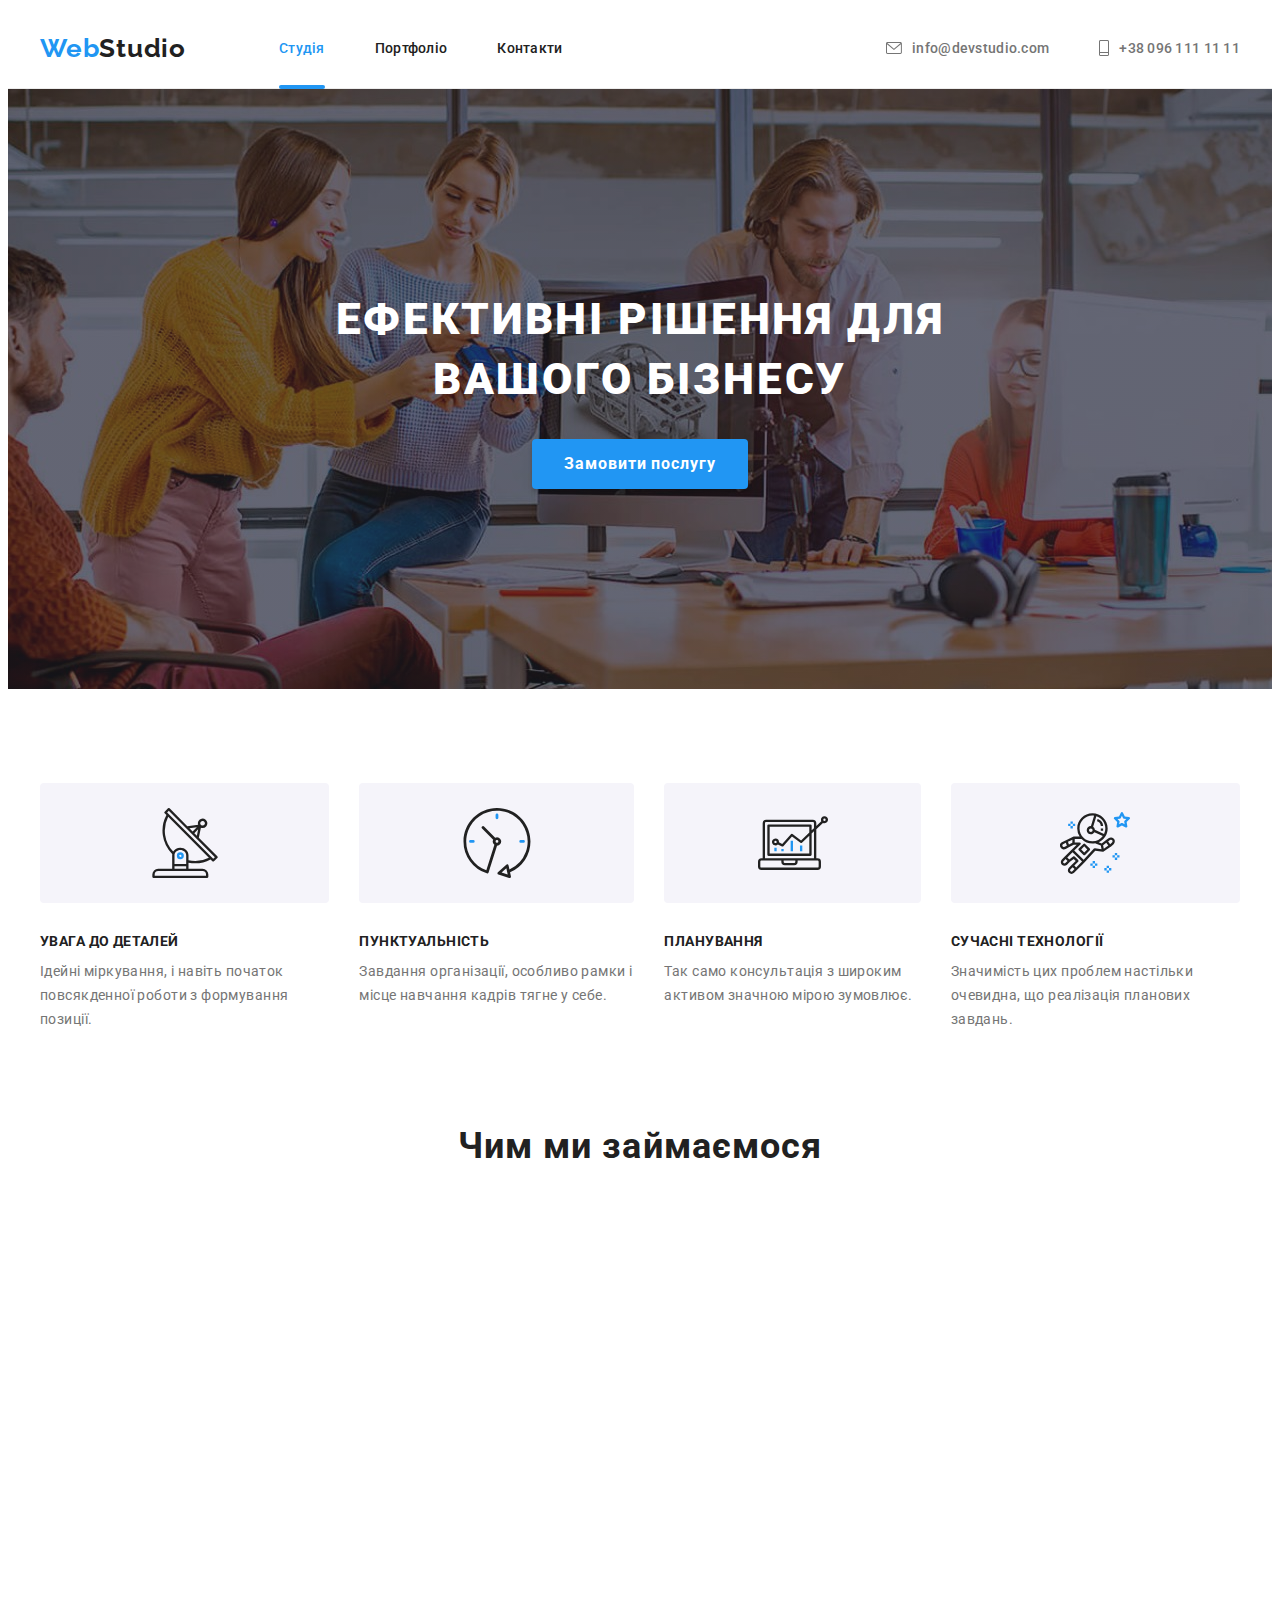
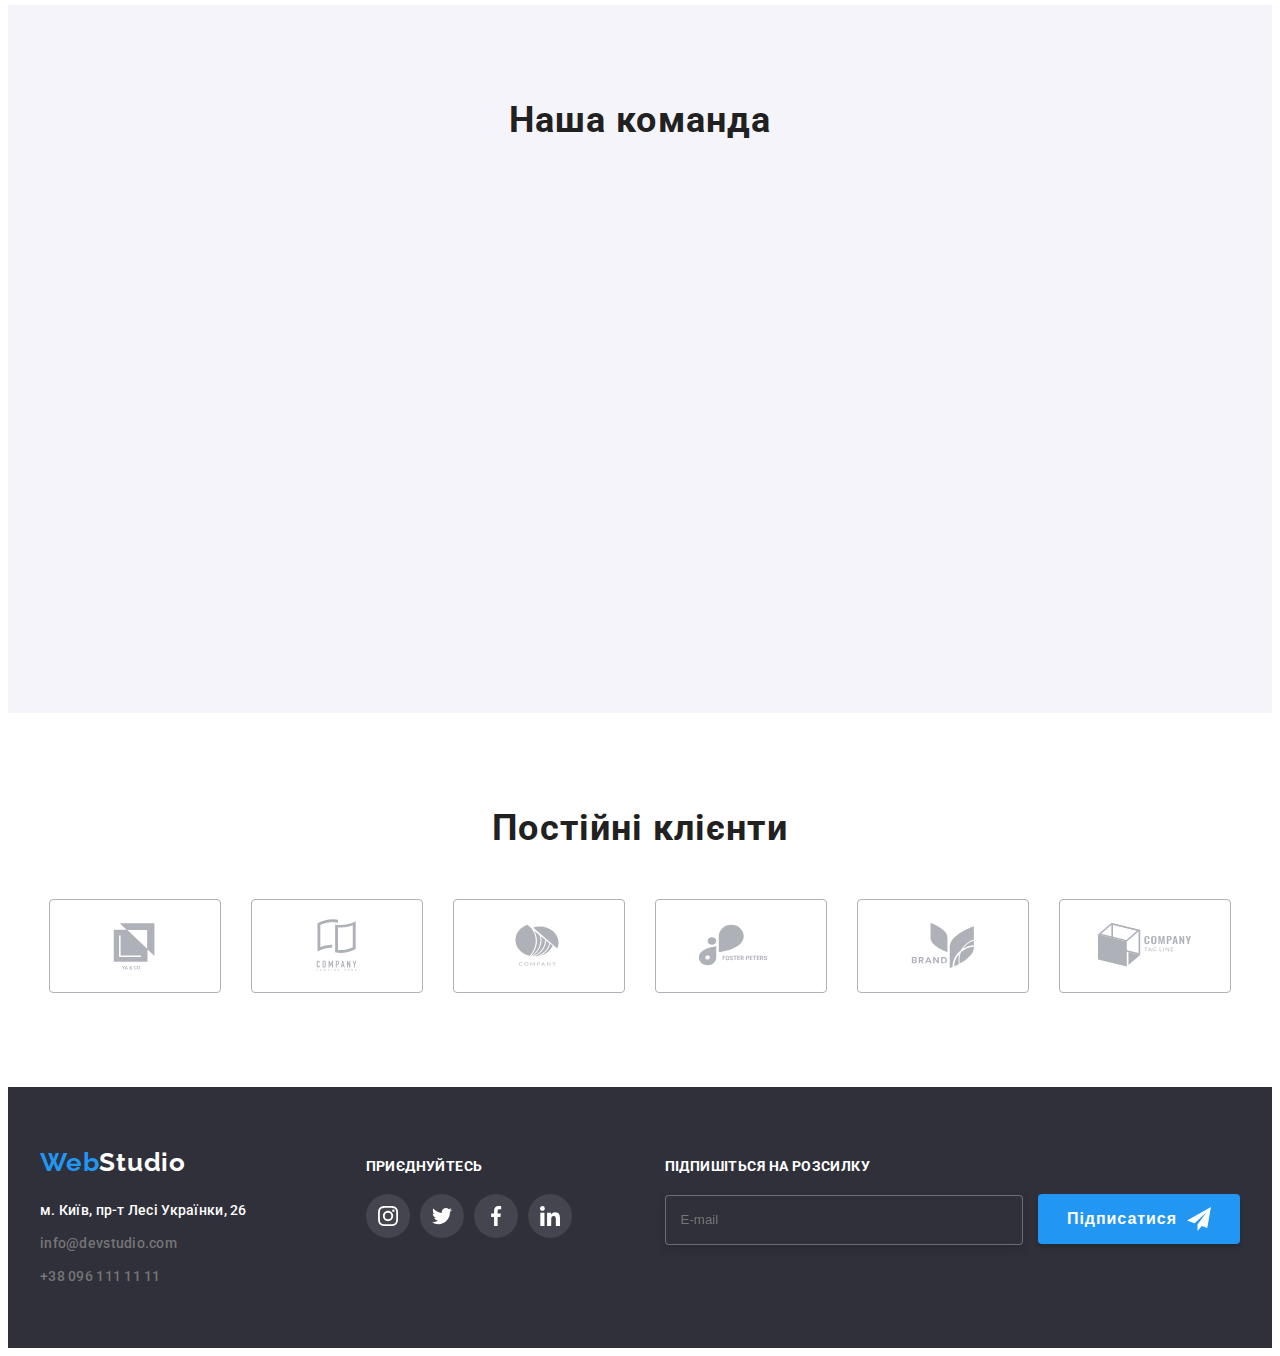
<file: index.html>
<!DOCTYPE html>
<html lang="uk">
  <head>
    <meta charset="UTF-8" />
    <meta http-equiv="X-UA-Compatible" content="IE=edge" />
    <meta name="viewport" content="width=device-width, initial-scale=1.0" />
    <!-- Fonts -->
    <link rel="preconnect" href="https://fonts.googleapis.com" />
    <link rel="preconnect" href="https://fonts.gstatic.com" crossorigin />
    <link
      href="https://fonts.googleapis.com/css2?family=Raleway:wght@700&family=Roboto:wght@400;500;700;900&display=swap"
      rel="stylesheet"
    />
    <!-- Modern Normalize -->
    <link
      rel="stylesheet"
      href="https://cdnjs.cloudflare.com/ajax/libs/modern-normalize/1.1.0/modern-normalize.min.css"
      integrity="sha512-wpPYUAdjBVSE4KJnH1VR1HeZfpl1ub8YT/NKx4PuQ5NmX2tKuGu6U/JRp5y+Y8XG2tV+wKQpNHVUX03MfMFn9Q=="
      crossorigin="anonymous"
      referrerpolicy="no-referrer"
    />
    <!-- AOS Animation -->
    <link href="https://unpkg.com/aos@2.3.1/dist/aos.css" rel="stylesheet" />
    <!-- Custom styles -->
    <link rel="stylesheet" href="./styles/styles.css" />
    <title>WebStudio</title>
  </head>
  <body class="page">
    <!--header starts here-->
    <header class="header">
      <div class="container header-container">
        <nav class="main-nav">
          <a class="logo link header-link" href="./index.html"
            ><span class="logo-accent">Web</span>Studio</a
          >
          <ul class="list header-list">
            <li class="logo-list-item">
              <a
                class="nav-link link header-nav-link current"
                href="./index.html"
                >Студія</a
              >
            </li>
            <li class="logo-list-item">
              <a class="nav-link link header-nav-link" href="./portfolio.html"
                >Портфоліо</a
              >
            </li>
            <li class="logo-list-item">
              <a class="nav-link link header-nav-link" href="#">Контакти</a>
            </li>
          </ul>
        </nav>
        <ul class="list header-group">
          <li class="menu-link">
            <a
              class="nav-link link contact-link header-contact-link"
              href="mailto:info@devstudio.com"
            >
              <svg class="icon-header" width="16px" height="12px">
                <use href="./images/icons.svg#envelope"></use>
              </svg>
              info@devstudio.com</a
            >
          </li>
          <li class="menu-link">
            <a
              class="nav-link link contact-link header-contact-link"
              href="tel:+380961111111"
            >
              <svg class="icon-header" width="10px" height="16px">
                <use href="./images/icons.svg#smartphone"></use>
              </svg>
              +38 096 111 11 11</a
            >
          </li>
        </ul>
      </div>
    </header>
    <!--main info starts here-->
    <main>
      <!--section 1; Hero-->
      <section class="hero">
        <div class="container hero-container">
          <h1 class="hero-title title">
            Ефективні рішення для <br />вашого бізнесу
          </h1>
          <button class="hero-btn btn" type="button" data-modal-open>
            Замовити послугу
          </button>
        </div>
      </section>
      <!--section 2; Benefits-->
      <section class="benefits section">
        <div class="container">
          <h2 class="hidden-elements">Наші переваги</h2>
          <ul class="benefits-list list">
            <li class="list-item">
              <div class="benefits-icon-container">
                <svg width="70px" height="70px">
                  <use href="./images/icons.svg#antenna"></use>
                </svg>
              </div>
              <h3 class="benefits-title title">УВАГА ДО ДЕТАЛЕЙ</h3>
              <p class="text">
                Ідейні міркування, і навіть початок повсякденної роботи з
                формування позиції.
              </p>
            </li>
            <li class="list-item">
              <div class="benefits-icon-container">
                <svg width="70px" height="70px">
                  <use href="./images/icons.svg#clock"></use>
                </svg>
              </div>
              <h3 class="benefits-title title">ПУНКТУАЛЬНІСТЬ</h3>
              <p class="text">
                Завдання організації, особливо рамки і місце навчання кадрів
                тягне у себе.
              </p>
            </li>
            <li class="list-item">
              <div class="benefits-icon-container">
                <svg width="70px" height="70px">
                  <use href="./images/icons.svg#diagram"></use>
                </svg>
              </div>
              <h3 class="benefits-title title">ПЛАНУВАННЯ</h3>
              <p class="text">
                Так само консультація з широким активом значною мірою зумовлює.
              </p>
            </li>
            <li class="list-item">
              <div class="benefits-icon-container">
                <svg width="70px" height="70px">
                  <use href="./images/icons.svg#astronaut"></use>
                </svg>
              </div>
              <h3 class="benefits-title title">СУЧАСНІ ТЕХНОЛОГІЇ</h3>
              <p class="text">
                Значимість цих проблем настільки очевидна, що реалізація
                планових завдань.
              </p>
            </li>
          </ul>
        </div>
      </section>
      <!--section 3; Work-->
      <section class="work section">
        <div class="container work-container">
          <h2 class="section-title title">Чим ми займаємося</h2>
          <ul class="list work-list">
            <li
              class="list-item work-list-item"
              data-aos="fade-left"
              data-aos-duration="1000"
            >
              <img
                src="./images/studio/wecreate.jpg"
                alt="We create products"
                width="370"
                height="294"
              />
              <h3 class="work-item-wrapper">Десктопні додатки</h3>
            </li>
            <li
              class="list-item work-list-item"
              data-aos="fade-left"
              data-aos-duration="1000"
              data-aos-delay="500"
            >
              <img
                src="./images/studio/weadjust.jpg"
                alt="We can do different versions"
                width="370"
                height="294"
              />
              <h3 class="work-item-wrapper">Мобільні додатки</h3>
            </li>
            <li
              class="list-item work-list-item"
              data-aos="fade-left"
              data-aos-duration="1000"
              data-aos-delay="1000"
            >
              <img
                src="./images/studio/wedesign.jpg"
                alt="We design products"
                width="370"
                height="294"
              />
              <h3 class="work-item-wrapper">Дизайнерські рішення</h3>
            </li>
          </ul>
        </div>
      </section>
      <!--section 4, Our team-->
      <section class="team section">
        <div class="container team-container">
          <h2 class="section-title title">Наша команда</h2>
          <ul class="list team-list">
            <li
              class="team-card"
              data-aos="fade-right"
              data-aos-duration="1000"
            >
              <img
                src="./images/studio/ihor.jpg"
                alt="Фото Ігора Дем'яненко"
                width="270"
              />
              <div class="txt-card-container">
                <h3 class="team-title title">Ігор Дем'яненко</h3>
                <p class="team-text">Product Designer</p>
                <ul class="social-links-list list">
                  <li class="social-links-item">
                    <a
                      class="social-link link"
                      href="https://www.instagram.com"
                      target="_blank"
                      rel="noopener noreferrer"
                    >
                      <svg class="social-link-icon">
                        <use href="./images/icons.svg#instagram"></use>
                      </svg>
                    </a>
                  </li>
                  <li class="social-links-item">
                    <a
                      class="social-link link"
                      href="https://www.twitter.com"
                      target="_blank"
                      rel="noopener noreferrer"
                    >
                      <svg class="social-link-icon">
                        <use href="./images/icons.svg#twitter"></use>
                      </svg>
                    </a>
                  </li>
                  <li class="social-links-item">
                    <a
                      class="social-link link"
                      href="https://www.facebook.com"
                      target="_blank"
                      rel="noopener noreferrer"
                    >
                      <svg class="social-link-icon">
                        <use href="./images/icons.svg#facebook"></use>
                      </svg>
                    </a>
                  </li>
                  <li class="social-links-item">
                    <a
                      class="social-link link"
                      href="https://www.linkedin.com"
                      target="_blank"
                      rel="noopener noreferrer"
                    >
                      <svg class="social-link-icon">
                        <use href="./images/icons.svg#linkedin"></use>
                      </svg>
                    </a>
                  </li>
                </ul>
              </div>
            </li>
            <li
              class="team-card"
              data-aos="fade-right"
              data-aos-duration="1000"
              data-aos-delay="500"
            >
              <img
                src="./images/studio/olga.jpg"
                alt="Фото Ольги Рєпіної"
                width="270"
              />
              <div class="txt-card-container">
                <h3 class="team-title title">Ольга Рєпіна</h3>
                <p class="team-text">Frontend Developer</p>
                <ul class="social-links-list list">
                  <li class="social-links-item">
                    <a
                      class="social-link link"
                      href="https://www.instagram.com"
                      target="_blank"
                      rel="noopener noreferrer"
                    >
                      <svg class="social-link-icon">
                        <use href="./images/icons.svg#instagram"></use>
                      </svg>
                    </a>
                  </li>
                  <li class="social-links-item">
                    <a
                      class="social-link link"
                      href="https://www.twitter.com"
                      target="_blank"
                      rel="noopener noreferrer"
                    >
                      <svg class="social-link-icon">
                        <use href="./images/icons.svg#twitter"></use>
                      </svg>
                    </a>
                  </li>
                  <li class="social-links-item">
                    <a
                      class="social-link link"
                      href="https://www.facebook.com"
                      target="_blank"
                      rel="noopener noreferrer"
                    >
                      <svg class="social-link-icon">
                        <use href="./images/icons.svg#facebook"></use>
                      </svg>
                    </a>
                  </li>
                  <li class="social-links-item">
                    <a
                      class="social-link link"
                      href="https://www.linkedin.com"
                      target="_blank"
                      rel="noopener noreferrer"
                    >
                      <svg class="social-link-icon">
                        <use href="./images/icons.svg#linkedin"></use>
                      </svg>
                    </a>
                  </li>
                </ul>
              </div>
            </li>
            <li
              class="team-card"
              data-aos="fade-right"
              data-aos-duration="1000"
              data-aos-delay="1000"
            >
              <img
                src="./images/studio/mykola.jpg"
                alt="Фото Миколи Тарасова"
                width="270"
              />
              <div class="txt-card-container">
                <h3 class="team-title title">Микола Тарасов</h3>
                <p class="team-text">Marketing</p>
                <ul class="social-links-list list">
                  <li class="social-links-item">
                    <a
                      class="social-link link"
                      href="https://www.instagram.com"
                      target="_blank"
                      rel="noopener noreferrer"
                    >
                      <svg class="social-link-icon">
                        <use href="./images/icons.svg#instagram"></use>
                      </svg>
                    </a>
                  </li>
                  <li class="social-links-item">
                    <a
                      class="social-link link"
                      href="https://www.twitter.com"
                      target="_blank"
                      rel="noopener noreferrer"
                    >
                      <svg class="social-link-icon">
                        <use href="./images/icons.svg#twitter"></use>
                      </svg>
                    </a>
                  </li>
                  <li class="social-links-item">
                    <a
                      class="social-link link"
                      href="https://www.facebook.com"
                      target="_blank"
                      rel="noopener noreferrer"
                    >
                      <svg class="social-link-icon">
                        <use href="./images/icons.svg#facebook"></use>
                      </svg>
                    </a>
                  </li>
                  <li class="social-links-item">
                    <a
                      class="social-link link"
                      href="https://www.linkedin.com"
                      target="_blank"
                      rel="noopener noreferrer"
                    >
                      <svg class="social-link-icon">
                        <use href="./images/icons.svg#linkedin"></use>
                      </svg>
                    </a>
                  </li>
                </ul>
              </div>
            </li>
            <li
              class="team-card"
              data-aos="fade-right"
              data-aos-duration="1000"
              data-aos-delay="1500"
            >
              <img
                src="./images/studio/myhaylo.jpg"
                alt="Фото Михайла Єрмакова"
                width="270"
              />
              <div class="txt-card-container">
                <h3 class="team-title title">Михайло Єрмаков</h3>
                <p class="team-text">UI Designer</p>
                <ul class="social-links-list list">
                  <li class="social-links-item">
                    <a
                      class="social-link link"
                      href="https://www.instagram.com"
                      target="_blank"
                      rel="noopener noreferrer"
                    >
                      <svg class="social-link-icon">
                        <use href="./images/icons.svg#instagram"></use>
                      </svg>
                    </a>
                  </li>
                  <li class="social-links-item">
                    <a
                      class="social-link link"
                      href="https://www.twitter.com"
                      target="_blank"
                      rel="noopener noreferrer"
                    >
                      <svg class="social-link-icon">
                        <use href="./images/icons.svg#twitter"></use>
                      </svg>
                    </a>
                  </li>
                  <li class="social-links-item">
                    <a
                      class="social-link link"
                      href="https://www.facebook.com"
                      target="_blank"
                      rel="noopener noreferrer"
                    >
                      <svg class="social-link-icon">
                        <use href="./images/icons.svg#facebook"></use>
                      </svg>
                    </a>
                  </li>
                  <li class="social-links-item">
                    <a
                      class="social-link link"
                      href="https://www.linkedin.com"
                      target="_blank"
                      rel="noopener noreferrer"
                    >
                      <svg class="social-link-icon">
                        <use href="./images/icons.svg#linkedin"></use>
                      </svg>
                    </a>
                  </li>
                </ul>
              </div>
            </li>
          </ul>
        </div>
      </section>
      <!-- section 5, Our clients -->
      <section class="clients section">
        <div class="container">
          <h2 class="section-title title">Постійні клієнти</h2>
          <ul class="clients-list list">
            <li class="client-list-item">
              <a class="clients-link link" href="">
                <svg class="client-icon icon">
                  <use href="./images/icons.svg#logo-one"></use>
                </svg>
              </a>
            </li>
            <li class="client-list-item">
              <a class="clients-link link" href="">
                <svg class="client-icon icon">
                  <use href="./images/icons.svg#logo-two"></use>
                </svg>
              </a>
            </li>
            <li class="client-list-item">
              <a class="clients-link link" href="">
                <svg class="client-icon icon">
                  <use href="./images/icons.svg#logo-three"></use>
                </svg>
              </a>
            </li>
            <li class="client-list-item">
              <a class="clients-link link" href="">
                <svg class="client-icon icon">
                  <use href="./images/icons.svg#logo-four"></use>
                </svg>
              </a>
            </li>
            <li class="client-list-item">
              <a class="clients-link link" href="">
                <svg class="client-icon icon">
                  <use href="./images/icons.svg#logo-five"></use>
                </svg>
              </a>
            </li>
            <li class="client-list-item">
              <a class="clients-link link" href="">
                <svg class="client-icon icon">
                  <use href="./images/icons.svg#logo-six"></use>
                </svg>
              </a>
            </li>
          </ul>
        </div>
      </section>
    </main>
    <!--footer starts here-->
    <footer class="footer">
      <div class="general-footer-container container">
        <div class="footer-container">
          <a class="logo logo-footer link" href="./index.html"
            ><span class="logo-accent">Web</span>Studio</a
          >
          <address class="address">
            <ul class="list footer-list">
              <li class="list-item address-map address-item">
                <a
                  class="nav-link link"
                  href="https://goo.gl/maps/6CXjgPpzPFPxWvc36"
                  target="_blank"
                  rel="noopener noreferrer"
                  >м. Київ, пр-т Лесі Українки, 26</a
                >
              </li>
              <li class="list-item address-item">
                <a
                  class="nav-link link contact-link"
                  href="mailto:info@devstudio.com"
                  >info@devstudio.com</a
                >
              </li>
              <li class="list-item address-item">
                <a class="nav-link link contact-link" href="tel:+380961111111"
                  >+38 096 111 11 11</a
                >
              </li>
            </ul>
          </address>
        </div>
        <div class="social-links-footer">
          <p class="social-footer-title">Приєднуйтесь</p>
          <ul class="social-footer-list list">
            <li class="social-footer-icon">
              <a
                class="social-footer-link link"
                href="https://www.instagram.com"
                target="_blank"
                rel="noreferrer noopener"
              >
                <svg class="footer-icon" width="20px" height="20px">
                  <use href="./images/icons.svg#instagram"></use>
                </svg>
              </a>
            </li>
            <li class="social-footer-icon">
              <a
                class="social-footer-link link"
                href="https://www.twitter.com"
                target="_blank"
                rel="noreferrer noopener"
              >
                <svg class="footer-icon" width="20px" height="20px">
                  <use href="./images/icons.svg#twitter"></use>
                </svg>
              </a>
            </li>
            <li class="social-footer-icon">
              <a
                class="social-footer-link link"
                href="https://www.facebook.com"
                target="_blank"
                rel="noreferrer noopener"
              >
                <svg class="footer-icon" width="20px" height="20px">
                  <use href="./images/icons.svg#facebook"></use>
                </svg>
              </a>
            </li>
            <li class="social-footer-icon">
              <a
                class="social-footer-link link"
                href="https://www.linkedin.com"
                target="_blank"
                rel="noreferrer noopener"
              >
                <svg class="footer-icon" width="20px" height="20px">
                  <use href="./images/icons.svg#linkedin"></use>
                </svg>
              </a>
            </li>
          </ul>
        </div>
        <div class="newsletter">
          <form action="#">
            <p class="newsletter-text">Підпишіться на розсилку</p>
            <label class="newsletter-label">
              <input
                class="newsletter-input"
                type="email"
                name="user-email"
                placeholder="E-mail"
              />
            </label>
            <button class="newsletter-btn" type="submit">
              Підписатися
              <svg class="newsletter-icon" width="24" height="24">
                <use href="./images/icons.svg#icon-send"></use>
              </svg>
            </button>
          </form>
        </div>
      </div>
    </footer>
    <!-- Modal window -->
    <div class="backdrop is-hidden" data-modal>
      <div class="modal">
        <button class="modal-btn" type="button" data-modal-close>
          <svg class="icon-btn" width="11" height="11">
            <use href="./images/icons.svg#close-button"></use>
          </svg>
        </button>
        <form class="register-form" action="#" method="get">
          <p class="register-form-txt">
            Залиште свої дані, ми вам передзвонимо
          </p>
          <div class="register-form-group">
            <label class="register-form-field">
              <span class="register-form-label">Ім'я</span>
              <input
                class="register-form-input"
                type="text"
                name=""
                required
                minlength="3"
                placeholder="&nbsp;"
              />
              <svg class="register-form-icon" width="18" height="18">
                <use href="./images/icons.svg#person-black"></use>
              </svg>
            </label>
            <label class="register-form-field">
              <span class="register-form-label">Телефон</span>
              <input
                class="register-form-input"
                type="text"
                name=""
                required
                pattern="[0-9]{3}-[0-9]{3}-[0-9]{2}-[0-9]{2}"
                title="099-999-99-99"
                placeholder="&nbsp;"
              />
              <svg class="register-form-icon" width="18" height="18">
                <use href="./images/icons.svg#phone-black"></use>
              </svg>
            </label>
            <label class="register-form-field">
              <span class="register-form-label">Пошта</span>
              <input
                class="register-form-input"
                type="email"
                name=""
                required
                placeholder="&nbsp;"
              />
              <svg class="register-form-icon" width="18" height="18">
                <use href="./images/icons.svg#email-black"></use>
              </svg>
            </label>
            <label class="register-form-field">
              <span class="register-form-label">Коментар</span>
              <textarea
                class="register-form-message"
                name="Comment"
                id=""
                rows="5"
                placeholder="Введіть текст"
              ></textarea>
            </label>
          </div>
          <label class="register-form-agreement">
            <input
              class="register-form-checkbox hidden-elements"
              type="checkbox"
              name=""
            />
            <svg class="register-form-icons" width="16" height="15">
              <use
                class="icon-unchecked"
                href="./images/icons.svg#unchecked"
              ></use>
              <use class="icon-checked" href="./images/icons.svg#checked"></use>
            </svg>
            <span class="register-form-desc"
              >Погоджуюся з розсилкою та приймаю
              <a class="register-form-link" href="" target="_blank"
                >Умови договору</a
              ></span
            >
          </label>
          <button class="register-form-btn hero-btn" type="submit">
            Відправити
          </button>
        </form>
      </div>
    </div>
    <script src="./js/modal.js"></script>
    <script src="https://unpkg.com/aos@2.3.1/dist/aos.js"></script>
    <script src="./js/aos-animate.js"></script>
  </body>
</html>
</file>
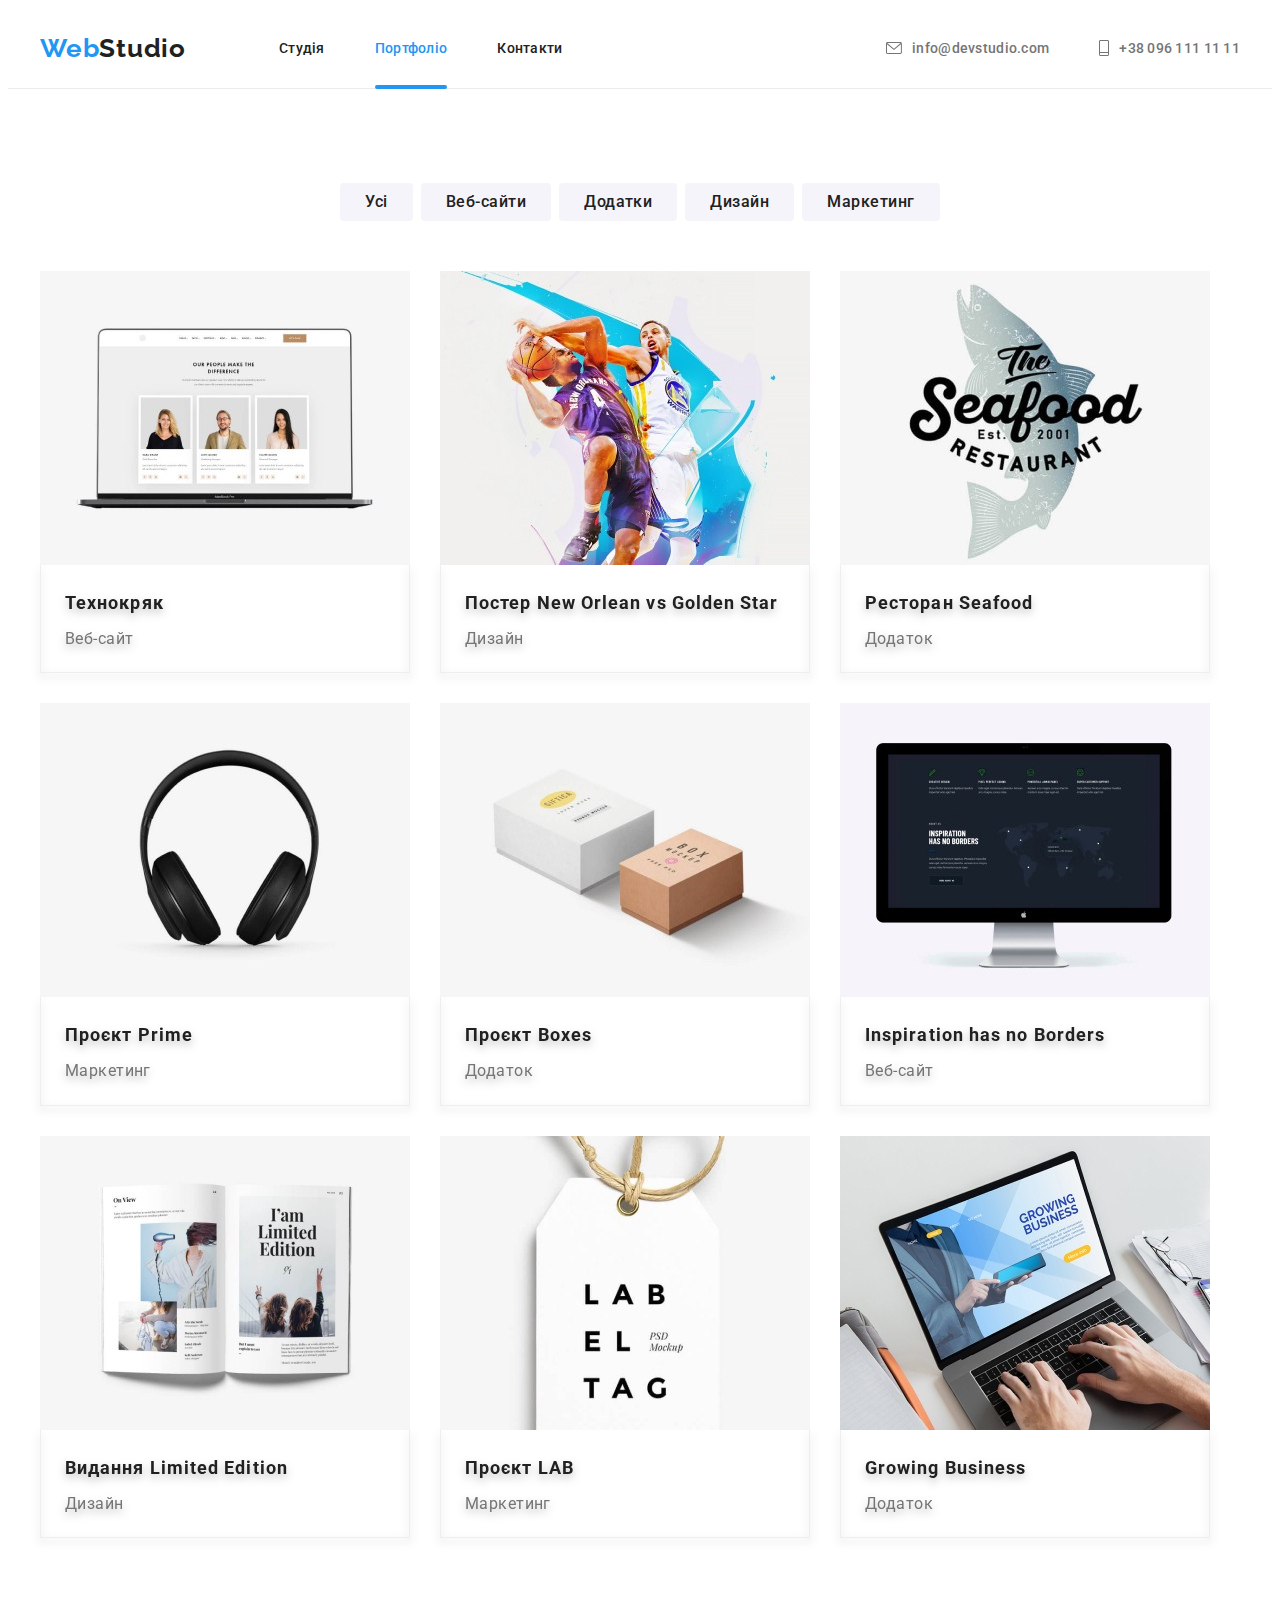
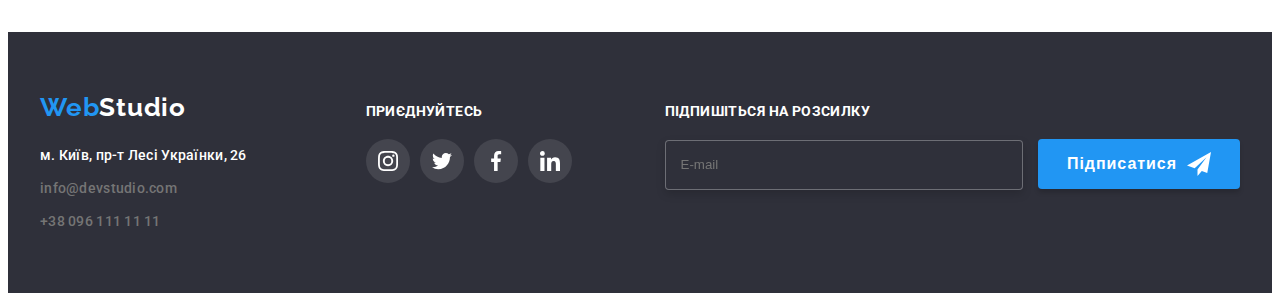
<file: portfolio.html>
<!DOCTYPE html>
<html lang="uk">
  <head>
    <meta charset="UTF-8" />
    <meta http-equiv="X-UA-Compatible" content="IE=edge" />
    <meta name="viewport" content="width=device-width, initial-scale=1.0" />
    <!-- Fonts -->
    <link rel="preconnect" href="https://fonts.googleapis.com" />
    <link rel="preconnect" href="https://fonts.gstatic.com" crossorigin />
    <link
      href="https://fonts.googleapis.com/css2?family=Raleway:wght@700&family=Roboto:wght@400;500;700;900&display=swap"
      rel="stylesheet"
    />
    <!-- Modern Normalize -->
    <link
      rel="stylesheet"
      href="https://cdnjs.cloudflare.com/ajax/libs/modern-normalize/1.1.0/modern-normalize.min.css"
      integrity="sha512-wpPYUAdjBVSE4KJnH1VR1HeZfpl1ub8YT/NKx4PuQ5NmX2tKuGu6U/JRp5y+Y8XG2tV+wKQpNHVUX03MfMFn9Q=="
      crossorigin="anonymous"
      referrerpolicy="no-referrer"
    />
    <!-- AOS Animation -->
    <link href="https://unpkg.com/aos@2.3.1/dist/aos.css" rel="stylesheet" />
    <!-- Custom styles -->
    <link rel="stylesheet" href="./styles/styles.css" />
    <title>WebStudio</title>
  </head>
  <body class="page">
    <!--header starts here-->
    <header class="header">
      <div class="container header-container">
        <nav class="main-nav">
          <a class="logo link header-link" href="./index.html"
            ><span class="logo-accent">Web</span>Studio</a
          >
          <ul class="list header-list">
            <li class="logo-list-item">
              <a class="nav-link link header-nav-link" href="./index.html"
                >Студія</a
              >
            </li>
            <li class="logo-list-item">
              <a
                class="nav-link link header-nav-link current"
                href="./portfolio.html"
                >Портфоліо</a
              >
            </li>
            <li class="logo-list-item">
              <a class="nav-link link header-nav-link" href="#">Контакти</a>
            </li>
          </ul>
        </nav>
        <ul class="list header-group">
          <li class="menu-link">
            <a
              class="nav-link link contact-link header-contact-link"
              href="mailto:info@devstudio.com"
            >
              <svg class="icon-header" width="16px" height="12px">
                <use href="./images/icons.svg#envelope"></use>
              </svg>
              info@devstudio.com</a
            >
          </li>
          <li class="menu-link">
            <a
              class="nav-link link contact-link header-contact-link"
              href="tel:+380961111111"
            >
              <svg class="icon-header" width="10px" height="16px">
                <use href="./images/icons.svg#smartphone"></use>
              </svg>
              +38 096 111 11 11</a
            >
          </li>
        </ul>
      </div>
    </header>
    <!--main info starts here-->
    <main>
      <section class="section">
        <div class="container">
          <h1 class="hidden-elements">Приклади робіт</h1>
          <ul class="list btn-list">
            <li>
              <button class="portolio-nav-btn" type="button">Усі</button>
            </li>
            <li>
              <button class="portolio-nav-btn" type="button">Веб-сайти</button>
            </li>
            <li>
              <button class="portolio-nav-btn" type="button">Додатки</button>
            </li>
            <li>
              <button class="portolio-nav-btn" type="button">Дизайн</button>
            </li>
            <li>
              <button class="portolio-nav-btn" type="button">Маркетинг</button>
            </li>
          </ul>
          <ul class="list cards-list">
            <li class="portfolio-card">
              <a class="portfolio-link link" href=""
                ><div class="card-thumb">
                  <img
                    src="./images/portfolio/techno-website.jpg"
                    alt="Фото Веб-сторінки"
                    width="370"
                  />
                  <div class="card-overlay">
                    <p class="overlay-description">
                      Ресурс пропонує комплексні пропозиції з різним рівнем
                      функціоналу та сервісів. Все це дозволить відвідувачу
                      отримати вичерпні відомості про компанію чи приватну
                      особу.
                    </p>
                  </div>
                </div>
                <div class="portfolio-card-container">
                  <h2 class="portfolio-title">Технокряк</h2>
                  <p class="portfolio-card-txt">Веб-сайт</p>
                </div>
              </a>
            </li>
            <li class="portfolio-card">
              <a class="portfolio-link link" href=""
                ><div class="card-thumb">
                  <img
                    src="./images/portfolio/nba-poster-design.jpg"
                    alt="Фото баскетболістів"
                    width="370"
                  />
                  <div class="card-overlay">
                    <p class="overlay-description">
                      Ресурс пропонує комплексні пропозиції з різним рівнем
                      функціоналу та сервісів. Все це дозволить відвідувачу
                      отримати вичерпні відомості про компанію чи приватну
                      особу.
                    </p>
                  </div>
                </div>
                <div class="portfolio-card-container">
                  <h2 class="portfolio-title">
                    Постер New Orlean vs Golden Star
                  </h2>
                  <p class="portfolio-card-txt">Дизайн</p>
                </div>
              </a>
            </li>
            <li class="portfolio-card">
              <a class="portfolio-link link" href=""
                ><div class="card-thumb">
                  <img
                    src="./images/portfolio/seafood-restaurant-design.jpg"
                    alt="Фото логотипу ресторану"
                    width="370"
                  />
                  <div class="card-overlay">
                    <p class="overlay-description">
                      Ресурс пропонує комплексні пропозиції з різним рівнем
                      функціоналу та сервісів. Все це дозволить відвідувачу
                      отримати вичерпні відомості про компанію чи приватну
                      особу.
                    </p>
                  </div>
                </div>
                <div class="portfolio-card-container">
                  <h2 class="portfolio-title">Ресторан Seafood</h2>
                  <p class="portfolio-card-txt">Додаток</p>
                </div>
              </a>
            </li>
            <li class="portfolio-card">
              <a class="portfolio-link link" href=""
                ><div class="card-thumb">
                  <img
                    src="./images/portfolio/prime-project.jpg"
                    alt="Фото навушників"
                    width="370"
                  />
                  <div class="card-overlay">
                    <p class="overlay-description">
                      Ресурс пропонує комплексні пропозиції з різним рівнем
                      функціоналу та сервісів. Все це дозволить відвідувачу
                      отримати вичерпні відомості про компанію чи приватну
                      особу.
                    </p>
                  </div>
                </div>
                <div class="portfolio-card-container">
                  <h2 class="portfolio-title">Проєкт Prime</h2>
                  <p class="portfolio-card-txt">Маркетинг</p>
                </div>
              </a>
            </li>
            <li class="portfolio-card">
              <a class="portfolio-link link" href=""
                ><div class="card-thumb">
                  <img
                    src="./images/portfolio/boxes-project.jpg"
                    alt="Фото логотипу, виглядає як коробки"
                    width="370"
                  />
                  <div class="card-overlay">
                    <p class="overlay-description">
                      Ресурс пропонує комплексні пропозиції з різним рівнем
                      функціоналу та сервісів. Все це дозволить відвідувачу
                      отримати вичерпні відомості про компанію чи приватну
                      особу.
                    </p>
                  </div>
                </div>
                <div class="portfolio-card-container">
                  <h2 class="portfolio-title">Проєкт Boxes</h2>
                  <p class="portfolio-card-txt">Додаток</p>
                </div>
              </a>
            </li>
            <li class="portfolio-card">
              <a class="portfolio-link link" href=""
                ><div class="card-thumb">
                  <img
                    src="./images/portfolio/inspiration-website.jpg"
                    alt="Фото Веб-сторінки"
                    width="370"
                  />
                  <div class="card-overlay">
                    <p class="overlay-description">
                      Ресурс пропонує комплексні пропозиції з різним рівнем
                      функціоналу та сервісів. Все це дозволить відвідувачу
                      отримати вичерпні відомості про компанію чи приватну
                      особу.
                    </p>
                  </div>
                </div>
                <div class="portfolio-card-container">
                  <h2 class="portfolio-title">Inspiration has no Borders</h2>
                  <p class="portfolio-card-txt">Веб-сайт</p>
                </div>
              </a>
            </li>
            <li class="portfolio-card">
              <a class="portfolio-link link" href=""
                ><div class="card-thumb">
                  <img
                    src="./images/portfolio/limited-design.jpg"
                    alt="Фото видання Limited Edition"
                    width="370"
                  />
                  <div class="card-overlay">
                    <p class="overlay-description">
                      Ресурс пропонує комплексні пропозиції з різним рівнем
                      функціоналу та сервісів. Все це дозволить відвідувачу
                      отримати вичерпні відомості про компанію чи приватну
                      особу.
                    </p>
                  </div>
                </div>
                <div class="portfolio-card-container">
                  <h2 class="portfolio-title">Видання Limited Edition</h2>
                  <p class="portfolio-card-txt">Дизайн</p>
                </div>
              </a>
            </li>
            <li class="portfolio-card">
              <a class="portfolio-link link" href=""
                ><div class="card-thumb">
                  <img
                    src="./images/portfolio/lab-project.jpg"
                    alt="Фото логотипу проекту LAB"
                    width="370"
                  />
                  <div class="card-overlay">
                    <p class="overlay-description">
                      Ресурс пропонує комплексні пропозиції з різним рівнем
                      функціоналу та сервісів. Все це дозволить відвідувачу
                      отримати вичерпні відомості про компанію чи приватну
                      особу.
                    </p>
                  </div>
                </div>
                <div class="portfolio-card-container">
                  <h2 class="portfolio-title">Проєкт LAB</h2>
                  <p class="portfolio-card-txt">Маркетинг</p>
                </div>
              </a>
            </li>
            <li class="portfolio-card">
              <a class="portfolio-link link" href=""
                ><div class="card-thumb">
                  <img
                    src="./images/portfolio/growingbusiness-app.jpg"
                    alt="Фото інтерфейсу додатку"
                    width="370"
                  />
                  <div class="card-overlay">
                    <p class="overlay-description">
                      Ресурс пропонує комплексні пропозиції з різним рівнем
                      функціоналу та сервісів. Все це дозволить відвідувачу
                      отримати вичерпні відомості про компанію чи приватну
                      особу.
                    </p>
                  </div>
                </div>
                <div class="portfolio-card-container">
                  <h2 class="portfolio-title">Growing Business</h2>
                  <p class="portfolio-card-txt">Додаток</p>
                </div>
              </a>
            </li>
          </ul>
        </div>
      </section>
    </main>
    <!--footer starts here-->
    <footer class="footer">
      <div class="general-footer-container container">
        <div class="footer-container">
          <a class="logo logo-footer link" href="./index.html"
            ><span class="logo-accent">Web</span>Studio</a
          >
          <address class="address">
            <ul class="list footer-list">
              <li class="list-item address-map address-item">
                <a
                  class="nav-link link"
                  href="https://goo.gl/maps/6CXjgPpzPFPxWvc36"
                  target="_blank"
                  rel="noopener noreferrer"
                  >м. Київ, пр-т Лесі Українки, 26</a
                >
              </li>
              <li class="list-item address-item">
                <a
                  class="nav-link link contact-link"
                  href="mailto:info@devstudio.com"
                  >info@devstudio.com</a
                >
              </li>
              <li class="list-item address-item">
                <a class="nav-link link contact-link" href="tel:+380961111111"
                  >+38 096 111 11 11</a
                >
              </li>
            </ul>
          </address>
        </div>
        <div class="social-links-footer">
          <p class="social-footer-title">Приєднуйтесь</p>
          <ul class="social-footer-list list">
            <li class="social-footer-icon">
              <a
                class="social-footer-link link"
                href="https://www.instagram.com"
                target="_blank"
                rel="noreferrer noopener"
              >
                <svg class="footer-icon" width="20px" height="20px">
                  <use href="./images/icons.svg#instagram"></use>
                </svg>
              </a>
            </li>
            <li class="social-footer-icon">
              <a
                class="social-footer-link link"
                href="https://www.twitter.com"
                target="_blank"
                rel="noreferrer noopener"
              >
                <svg class="footer-icon" width="20px" height="20px">
                  <use href="./images/icons.svg#twitter"></use>
                </svg>
              </a>
            </li>
            <li class="social-footer-icon">
              <a
                class="social-footer-link link"
                href="https://www.facebook.com"
                target="_blank"
                rel="noreferrer noopener"
              >
                <svg class="footer-icon" width="20px" height="20px">
                  <use href="./images/icons.svg#facebook"></use>
                </svg>
              </a>
            </li>
            <li class="social-footer-icon">
              <a
                class="social-footer-link link"
                href="https://www.linkedin.com"
                target="_blank"
                rel="noreferrer noopener"
              >
                <svg class="footer-icon" width="20px" height="20px">
                  <use href="./images/icons.svg#linkedin"></use>
                </svg>
              </a>
            </li>
          </ul>
        </div>
        <div class="newsletter">
          <form action="#">
            <p class="newsletter-text">Підпишіться на розсилку</p>
            <label class="newsletter-label">
              <input
                class="newsletter-input"
                type="email"
                name="user-email"
                placeholder="E-mail"
              />
            </label>
            <button class="newsletter-btn" type="submit">
              Підписатися
              <svg class="newsletter-icon" width="24" height="24">
                <use href="./images/icons.svg#icon-send"></use>
              </svg>
            </button>
          </form>
        </div>
      </div>
    </footer>
  </body>
</html>
</file>
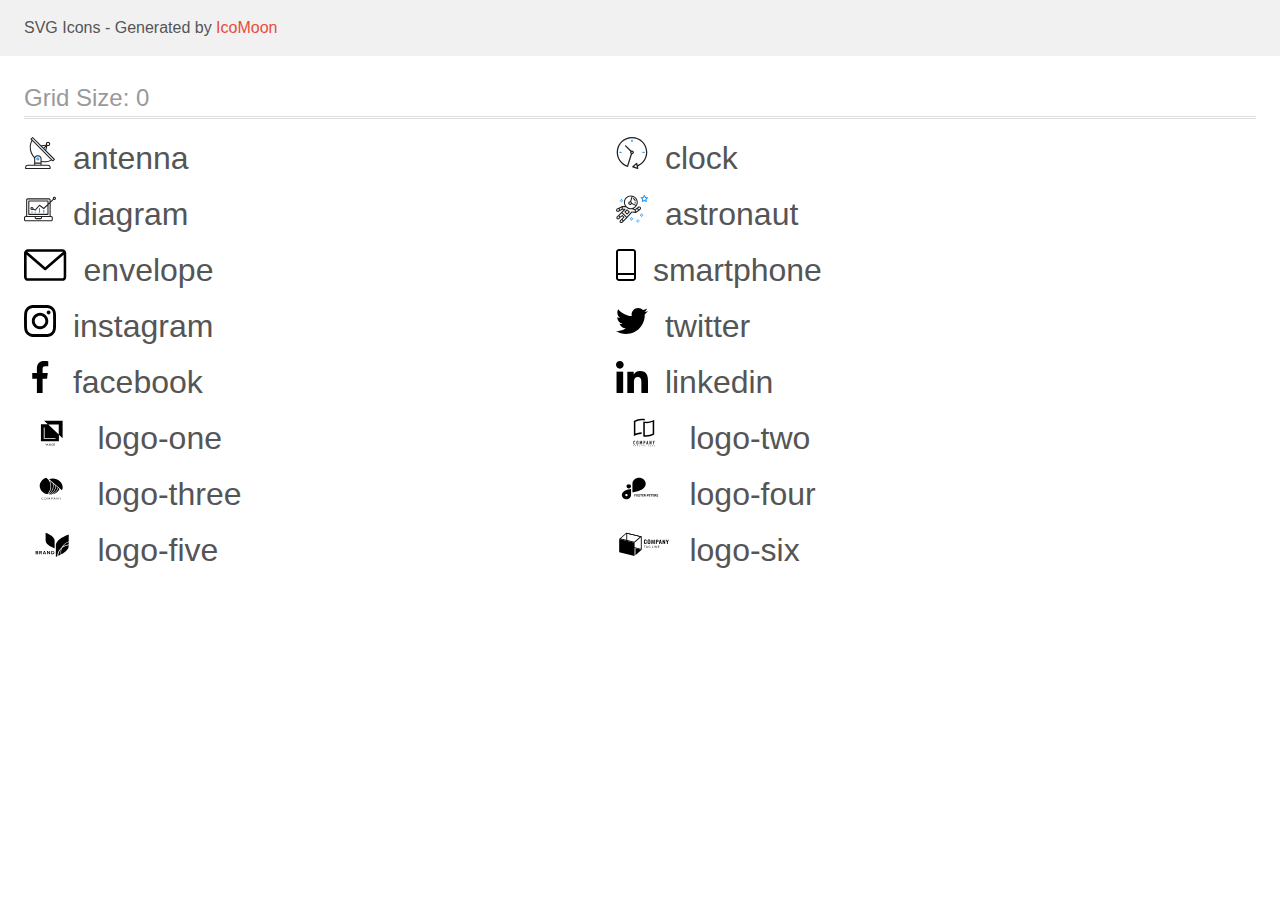
<file: images/icomoon/demo.html>
<!doctype html>
<html>
<head>
    <title>IcoMoon - SVG Icons</title>
    <meta charset="utf-8">
    <meta name="viewport" content="width=device-width, initial-scale=1">
    <link rel="stylesheet" href="demo-files/demo.css">
    <link rel="stylesheet" href="style.css">
</head>
<body>
<svg aria-hidden="true" style="position: absolute; width: 0; height: 0; overflow: hidden;" version="1.1" xmlns="http://www.w3.org/2000/svg" xmlns:xlink="http://www.w3.org/1999/xlink">
<defs>
<symbol id="antenna" viewBox="0 0 32 32">
<path fill="#212121" style="fill: var(--color1, #212121)" d="M30.773 22.098l-8.443-8.505 0.937-4.615c0.242 0.094 0.499 0.144 0.758 0.146h0.006c1.192 0.014 2.17-0.941 2.184-2.133s-0.941-2.17-2.133-2.184c-1.192-0.014-2.17 0.941-2.184 2.133-0.003 0.255 0.039 0.509 0.125 0.749l-4.96 0.605-8.091-8.133c-0.099-0.101-0.235-0.159-0.377-0.16-0.14 0.001-0.274 0.056-0.373 0.155l-1.513 1.504c-0.208 0.208-0.208 0.546 0 0.754l0.814 0.826c-3.153 5.798-2.129 12.978 2.519 17.663 0.043 0.041 0.092 0.074 0.146 0.098-0.034 0.18-0.051 0.364-0.052 0.547v6.187h-6.4c-1.472 0.002-2.665 1.195-2.667 2.667v1.067c0 0.295 0.239 0.533 0.533 0.533h24.533c0.295 0 0.533-0.239 0.533-0.533v-1.067c-0.002-1.472-1.195-2.665-2.667-2.667h-6.4v-2.742c1.003 0.21 2.024 0.317 3.049 0.32 2.458-0.003 4.877-0.615 7.040-1.783l0.818 0.823c0.099 0.101 0.235 0.159 0.377 0.16 0.14-0.001 0.274-0.056 0.373-0.155l1.513-1.504c0.208-0.208 0.208-0.546 0-0.754zM23.28 6.233c0.418-0.415 1.093-0.414 1.508 0.004s0.414 1.093-0.004 1.508c-0.2 0.199-0.47 0.31-0.752 0.31h-0.003c-0.589-0.003-1.064-0.483-1.061-1.072 0.002-0.282 0.115-0.552 0.314-0.751h-0.002zM22.024 9.738l-0.598 2.946-1.175-1.182 1.774-1.763zM21.419 8.836l-1.92 1.909-1.485-1.493 3.405-0.415zM24.004 28.8c0.884 0 1.6 0.716 1.6 1.6v0.533h-23.467v-0.533c0-0.884 0.716-1.6 1.6-1.6h20.267zM16.537 26.667v1.067h-5.333v-1.067h5.333zM11.204 25.6v-4.053c0-1.294 1.196-2.347 2.667-2.347s2.667 1.053 2.667 2.347v4.053h-5.333zM17.604 23.904v-2.357c0-1.882-1.675-3.413-3.733-3.413-1.331-0.020-2.576 0.657-3.281 1.786-4.058-4.274-4.971-10.645-2.279-15.887l18.602 18.708c-2.872 1.461-6.165 1.873-9.309 1.163zM28.893 23.22l-21.057-21.181 0.755-0.752 7.935 7.98c0.004 0 0.006 0.007 0.010 0.010l13.115 13.191-0.757 0.752z"></path>
<path fill="#2196f3" style="fill: var(--color2, #2196f3)" d="M13.876 20.267h-0.005c-0.884-0.001-1.601 0.714-1.602 1.598s0.714 1.601 1.598 1.602h0.005c0.884 0.001 1.601-0.714 1.602-1.598s-0.714-1.601-1.598-1.602zM14.249 22.245c-0.1 0.1-0.236 0.156-0.378 0.155-0.295-0.002-0.532-0.242-0.531-0.536 0.001-0.141 0.057-0.276 0.157-0.375s0.233-0.154 0.373-0.155c0.295 0.002 0.532 0.241 0.53 0.536-0.001 0.141-0.057 0.276-0.157 0.375h0.005z"></path>
</symbol>
<symbol id="clock" viewBox="0 0 32 32">
<path fill="#212121" style="fill: var(--color1, #212121)" d="M31.297 15.301c-0.002-8.452-6.855-15.303-15.308-15.301s-15.303 6.855-15.301 15.308c0.001 6.658 4.307 12.551 10.649 14.576 0.061 0.019 0.124 0.029 0.187 0.029 0.121-0 0.239-0.032 0.342-0.094 0.135-0.080 0.236-0.207 0.283-0.356l3.865-12.25c1.057-0.005 1.909-0.866 1.903-1.923s-0.866-1.909-1.923-1.903c-0.284 0.001-0.565 0.067-0.82 0.191l-5.106-5.107c-0.253-0.245-0.657-0.238-0.902 0.016-0.239 0.247-0.239 0.639 0 0.886l5.103 5.109c-0.392 0.799-0.168 1.764 0.536 2.309l-3.683 11.673c-7.278-2.681-11.004-10.754-8.323-18.032s10.754-11.004 18.032-8.323 11.004 10.754 8.323 18.032c-1.31 3.556-4.001 6.431-7.462 7.973l-0.398-1.874c-0.073-0.344-0.411-0.565-0.756-0.492-0.109 0.023-0.209 0.074-0.292 0.148l-3.837 3.426c-0.263 0.234-0.287 0.637-0.052 0.9 0.076 0.085 0.174 0.149 0.283 0.184l4.899 1.563c0.335 0.108 0.694-0.077 0.802-0.412 0.034-0.106 0.040-0.219 0.017-0.328l-0.391-1.839c5.664-2.388 9.342-7.942 9.329-14.089zM15.992 14.664c0.352 0 0.638 0.286 0.638 0.638s-0.286 0.638-0.638 0.638c-0.352 0-0.638-0.285-0.638-0.638s0.285-0.638 0.638-0.638zM18.093 29.528l2.184-1.948 0.603 2.84-2.787-0.892z"></path>
<path fill="#2196f3" style="fill: var(--color2, #2196f3)" d="M15.354 3.185v1.275c0 0.352 0.285 0.638 0.638 0.638s0.638-0.285 0.638-0.638v-1.275c0-0.352-0.286-0.638-0.638-0.638s-0.638 0.286-0.638 0.638z"></path>
<path fill="#2196f3" style="fill: var(--color2, #2196f3)" d="M3.876 14.664c-0.352 0-0.638 0.286-0.638 0.638s0.285 0.638 0.638 0.638h1.275c0.352 0 0.638-0.285 0.638-0.638s-0.285-0.638-0.638-0.638h-1.275z"></path>
<path fill="#2196f3" style="fill: var(--color2, #2196f3)" d="M28.108 15.939c0.352 0 0.638-0.285 0.638-0.638s-0.285-0.638-0.638-0.638h-1.275c-0.352 0-0.638 0.286-0.638 0.638s0.286 0.638 0.638 0.638h1.275z"></path>
</symbol>
<symbol id="diagram" viewBox="0 0 32 32">
<path fill="#2196f3" style="fill: var(--color2, #2196f3)" d="M14.926 14.965h1.066v4.798h-1.066v-4.797z"></path>
<path fill="#2196f3" style="fill: var(--color2, #2196f3)" d="M19.19 17.097h1.066v2.665h-1.066v-2.665z"></path>
<path fill="#2196f3" style="fill: var(--color2, #2196f3)" d="M10.661 18.696h1.066v1.066h-1.066v-1.066z"></path>
<path fill="#2196f3" style="fill: var(--color2, #2196f3)" d="M7.463 18.163h1.066v1.599h-1.066v-1.599z"></path>
<path fill="#212121" style="fill: var(--color1, #212121)" d="M1.599 28.291h25.587c0.883 0 1.599-0.716 1.599-1.599v-2.132c0-0.883-0.716-1.599-1.599-1.599h-0.533v-13.293l3.028-2.868c0.703 0.346 1.553 0.136 2.013-0.499s0.396-1.508-0.152-2.068-1.42-0.644-2.065-0.198c-0.644 0.446-0.873 1.292-0.542 2.002l-2.281 2.163v-1.23c0-0.883-0.716-1.599-1.599-1.599h-21.322c-0.883 0-1.599 0.716-1.599 1.599v15.992h-0.533c-0.883 0-1.599 0.716-1.599 1.599v2.132c0 0.883 0.716 1.599 1.599 1.599zM30.384 4.837c0.294 0 0.533 0.239 0.533 0.533s-0.239 0.533-0.533 0.533c-0.294 0-0.533-0.239-0.533-0.533s0.239-0.533 0.533-0.533zM3.198 6.969c0-0.294 0.239-0.533 0.533-0.533h21.322c0.294 0 0.533 0.239 0.533 0.533v2.239l-1.066 1.013v-2.186c0-0.294-0.239-0.533-0.533-0.533h-19.19c-0.294 0-0.533 0.239-0.533 0.533v13.326c0 0.294 0.239 0.533 0.533 0.533h19.19c0.294 0 0.533-0.239 0.533-0.533v-9.674l1.066-1.010v12.284h-22.388v-15.992zM7.996 13.899c-0.721-0.002-1.354 0.478-1.546 1.174s0.105 1.433 0.725 1.801c0.62 0.368 1.41 0.276 1.928-0.226l1.853 0.93c0.215 0.108 0.476 0.057 0.636-0.123l3.939-4.431 3.872 2.901c0.208 0.156 0.498 0.139 0.686-0.039l3.365-3.188v8.131h-18.124v-12.26h18.124v2.66l-3.771 3.572-3.904-2.927c-0.222-0.166-0.534-0.135-0.718 0.072l-3.993 4.493-1.493-0.746c0.011-0.064 0.018-0.129 0.020-0.193 0-0.883-0.716-1.599-1.599-1.599zM8.529 15.498c0 0.294-0.239 0.533-0.533 0.533s-0.533-0.239-0.533-0.533c0-0.294 0.239-0.533 0.533-0.533s0.533 0.239 0.533 0.533zM11.727 24.027h5.331v0.533c0 0.294-0.239 0.533-0.533 0.533h-4.264c-0.294 0-0.533-0.239-0.533-0.533v-0.533zM1.066 24.56c0-0.294 0.239-0.533 0.533-0.533h9.062v0.533c0 0.883 0.716 1.599 1.599 1.599h4.264c0.883 0 1.599-0.716 1.599-1.599v-0.533h9.062c0.294 0 0.533 0.239 0.533 0.533v2.132c0 0.294-0.239 0.533-0.533 0.533h-25.587c-0.294 0-0.533-0.239-0.533-0.533v-2.132z"></path>
</symbol>
<symbol id="astronaut" viewBox="0 0 32 32">
<path fill="#2196f3" style="fill: var(--color2, #2196f3)" d="M31.974 4.524c-0.063-0.193-0.229-0.333-0.43-0.363l-1.91-0.278-0.855-1.731c-0.179-0.365-0.777-0.365-0.956 0l-0.855 1.731-1.91 0.278c-0.201 0.029-0.367 0.17-0.431 0.363-0.062 0.193-0.011 0.405 0.135 0.547l1.383 1.348-0.326 1.903c-0.034 0.2 0.048 0.402 0.212 0.522 0.166 0.121 0.382 0.135 0.562 0.040l1.709-0.899 1.709 0.899c0.078 0.041 0.164 0.061 0.249 0.061 0.11 0 0.221-0.034 0.314-0.102 0.164-0.119 0.246-0.322 0.212-0.522l-0.326-1.903 1.383-1.348c0.145-0.142 0.197-0.354 0.135-0.547zM29.511 5.851c-0.125 0.122-0.183 0.299-0.153 0.472l0.191 1.114-1-0.526c-0.078-0.041-0.163-0.061-0.249-0.061s-0.17 0.020-0.249 0.061l-1.001 0.526 0.191-1.114c0.030-0.173-0.028-0.349-0.153-0.472l-0.81-0.789 1.119-0.163c0.174-0.025 0.324-0.134 0.402-0.292l0.5-1.013 0.5 1.013c0.078 0.157 0.228 0.267 0.402 0.292l1.119 0.163-0.809 0.789z"></path>
<path fill="#2196f3" style="fill: var(--color2, #2196f3)" d="M26.134 20.522h-1.067v1.067h1.067v-1.067z"></path>
<path fill="#2196f3" style="fill: var(--color2, #2196f3)" d="M26.134 22.656h-1.067v1.067h1.067v-1.067z"></path>
<path fill="#2196f3" style="fill: var(--color2, #2196f3)" d="M27.2 21.589h-1.067v1.067h1.067v-1.067z"></path>
<path fill="#2196f3" style="fill: var(--color2, #2196f3)" d="M25.067 21.589h-1.067v1.067h1.067v-1.067z"></path>
<path fill="#2196f3" style="fill: var(--color2, #2196f3)" d="M22.4 26.389h-1.067v1.067h1.067v-1.067z"></path>
<path fill="#2196f3" style="fill: var(--color2, #2196f3)" d="M22.4 28.522h-1.067v1.067h1.067v-1.067z"></path>
<path fill="#2196f3" style="fill: var(--color2, #2196f3)" d="M23.467 27.456h-1.067v1.067h1.067v-1.067z"></path>
<path fill="#2196f3" style="fill: var(--color2, #2196f3)" d="M21.333 27.456h-1.067v1.067h1.067v-1.067z"></path>
<path fill="#2196f3" style="fill: var(--color2, #2196f3)" d="M16 24.256h-1.067v1.067h1.067v-1.067z"></path>
<path fill="#2196f3" style="fill: var(--color2, #2196f3)" d="M16 26.389h-1.067v1.067h1.067v-1.067z"></path>
<path fill="#2196f3" style="fill: var(--color2, #2196f3)" d="M17.067 25.322h-1.067v1.067h1.067v-1.067z"></path>
<path fill="#2196f3" style="fill: var(--color2, #2196f3)" d="M14.933 25.322h-1.067v1.067h1.067v-1.067z"></path>
<path fill="#2196f3" style="fill: var(--color2, #2196f3)" d="M5.867 6.122h-1.067v1.067h1.067v-1.067z"></path>
<path fill="#2196f3" style="fill: var(--color2, #2196f3)" d="M5.867 8.255h-1.067v1.067h1.067v-1.067z"></path>
<path fill="#2196f3" style="fill: var(--color2, #2196f3)" d="M6.933 7.189h-1.067v1.067h1.067v-1.067z"></path>
<path fill="#2196f3" style="fill: var(--color2, #2196f3)" d="M4.8 7.189h-1.067v1.067h1.067v-1.067z"></path>
<path fill="#212121" style="fill: var(--color1, #212121)" d="M24.715 14.159c-0.287-0.388-0.709-0.637-1.188-0.705-0.481-0.068-0.956 0.058-1.34 0.352l-1.252 0.96-1.898 1.417-1.358-0.541c2.421-1.086 4.114-3.508 4.114-6.32 0-3.823-3.123-6.933-6.961-6.933s-6.961 3.11-6.961 6.933c0 1.386 0.414 2.674 1.12 3.758l-2.764-0.024c-0.002 0-0.003 0-0.005 0-0.009 0-0.015 0.004-0.023 0.005-0.053 0.002-0.105 0.013-0.155 0.031-0.013 0.005-0.026 0.008-0.038 0.013-0.006 0.003-0.013 0.003-0.019 0.006l-3.233 1.596c-0.001 0-0.001 0-0.001 0.001l-1.893 0.911c-0.021 0.009-0.042 0.021-0.063 0.035-0.755 0.502-1.012 1.489-0.598 2.295 0.22 0.429 0.595 0.745 1.056 0.889 0.178 0.055 0.359 0.083 0.539 0.083 0.29 0 0.577-0.071 0.839-0.211l1.388-0.738 2.264-1.169 1.357-0.008-5.442 5.416c-0.001 0.001-0.001 0.001-0.002 0.001l-1.339 1.333c-0.316 0.315-0.49 0.732-0.49 1.178s0.174 0.863 0.49 1.179c0.325 0.323 0.752 0.485 1.179 0.485s0.854-0.162 1.18-0.485l1.314-1.309 1.741-1.3 0.901 0.897-1.762 1.754c-0 0.001-0.001 0.001-0.002 0.001l-1.339 1.333c-0.316 0.315-0.49 0.732-0.49 1.178s0.174 0.863 0.49 1.179c0.325 0.323 0.753 0.485 1.18 0.485s0.855-0.162 1.18-0.485l3.482-3.467c0.001-0.001 0.001-0.001 0.001-0.002l1.010-1-0.004-0.004c0.006-0.006 0.015-0.009 0.022-0.015l5.166-5.658 3.471 0.494c0.025 0.004 0.050 0.005 0.075 0.005 0.065 0 0.127-0.015 0.187-0.038 0.018-0.006 0.033-0.015 0.050-0.023 0.019-0.010 0.039-0.015 0.058-0.027l3.213-2.133c0.012-0.008 0.018-0.021 0.029-0.029 0.013-0.010 0.029-0.014 0.041-0.026l1.271-1.191c0.662-0.62 0.753-1.635 0.212-2.362zM2.13 17.77c-0.173 0.093-0.37 0.111-0.558 0.052-0.187-0.058-0.338-0.186-0.427-0.358-0.161-0.314-0.068-0.695 0.214-0.902l1.314-0.632 0.449 1.312-0.992 0.528zM5.628 15.942l-1.548 0.8-0.439-1.283 2.027-1.001-0.040 1.484zM20.727 9.322c0 0.918-0.219 1.785-0.599 2.559l-4.181-1.899c-0.044-0.573-0.341-1.075-0.788-1.388l1.464-4.86c2.378 0.756 4.105 2.974 4.105 5.588zM8.938 9.322c0-3.235 2.644-5.867 5.894-5.867 0.253 0 0.5 0.021 0.745 0.052l-1.432 4.754c-0.019-0.001-0.037-0.006-0.057-0.006-1.033 0-1.873 0.837-1.873 1.867s0.84 1.867 1.873 1.867c0.694 0 1.294-0.383 1.618-0.945l3.862 1.755c-1.075 1.446-2.795 2.39-4.737 2.39-3.25 0-5.894-2.632-5.894-5.867zM14.894 10.122c0 0.441-0.362 0.8-0.806 0.8s-0.806-0.359-0.806-0.8c0-0.441 0.362-0.8 0.806-0.8s0.806 0.359 0.806 0.8zM2.465 25.146c-0.236 0.234-0.619 0.234-0.854 0.001-0.114-0.114-0.176-0.263-0.176-0.423s0.062-0.309 0.176-0.421l0.962-0.958 0.851 0.848-0.959 0.955zM5.679 28.88c-0.236 0.234-0.619 0.235-0.855 0.001-0.114-0.114-0.176-0.263-0.176-0.423s0.062-0.309 0.176-0.421l0.963-0.959 0.852 0.848-0.96 0.955zM9.16 25.411c-0.001 0-0.001 0-0.002 0.001l-1.765 1.76-0.852-0.848 1.763-1.755c0 0 0 0 0-0s0.001-0.001 0.002-0.001c0.040-0.040 0.065-0.088 0.090-0.135 0.007-0.014 0.020-0.026 0.026-0.040 0.017-0.041 0.019-0.085 0.026-0.129 0.003-0.025 0.014-0.047 0.014-0.073 0-0.036-0.013-0.070-0.020-0.106-0.006-0.032-0.006-0.065-0.019-0.095-0.020-0.050-0.055-0.094-0.091-0.138-0.010-0.012-0.014-0.027-0.025-0.038 0 0 0 0-0.001 0s-0.001-0.002-0.001-0.002l-1.607-1.6c-0.017-0.017-0.039-0.024-0.058-0.038-0.028-0.022-0.055-0.042-0.087-0.058-0.030-0.015-0.061-0.024-0.093-0.033-0.034-0.010-0.067-0.017-0.103-0.020-0.033-0.002-0.063 0.001-0.095 0.005-0.036 0.004-0.069 0.009-0.104 0.020-0.034 0.011-0.063 0.027-0.094 0.045-0.020 0.011-0.042 0.015-0.061 0.029l-1.773 1.324-0.901-0.897 2.399-2.386 4.361 4.289-0.928 0.919zM15.979 18.394c-0.015-0.002-0.030 0.004-0.045 0.003-0.039-0.002-0.076 0.001-0.115 0.007-0.030 0.005-0.059 0.011-0.088 0.021-0.034 0.012-0.065 0.028-0.097 0.047-0.030 0.018-0.057 0.037-0.083 0.061-0.013 0.011-0.028 0.017-0.040 0.029l-4.698 5.146-4.328-4.257 2.833-2.818c0.209-0.208 0.21-0.546 0.002-0.755-0.105-0.105-0.243-0.157-0.381-0.156v-0.001l-2.219 0.013 0.028-1.607 3.104 0.027c1.265 1.294 3.029 2.101 4.981 2.101 0.437 0 0.864-0.045 1.279-0.123 0.040 0.032 0.079 0.065 0.13 0.085l2.41 0.96 0.331 1.644-3.003-0.427zM20.020 18.572l-0.313-1.558 1.446-1.080 0.947 1.257-2.080 1.381zM23.774 15.741l-0.838 0.785-0.931-1.236 0.831-0.637c0.155-0.119 0.351-0.168 0.543-0.143 0.193 0.027 0.364 0.128 0.48 0.284 0.217 0.292 0.18 0.699-0.085 0.947z"></path>
<path fill="#212121" style="fill: var(--color1, #212121)" d="M13.602 18.544l-2.143-2.133c-0.207-0.207-0.545-0.207-0.753 0l-2.142 2.133c-0.1 0.101-0.157 0.236-0.157 0.378s0.056 0.278 0.157 0.378l2.142 2.133c0.104 0.103 0.241 0.155 0.377 0.155s0.273-0.052 0.376-0.155l2.143-2.133c0.1-0.1 0.157-0.236 0.157-0.378s-0.057-0.278-0.157-0.378zM11.083 20.303l-1.387-1.381 1.387-1.381 1.387 1.381-1.387 1.381z"></path>
<path fill="#212121" style="fill: var(--color1, #212121)" d="M17.164 5.071l-0.258 1.036c0.071 0.018 1.738 0.452 1.738 2.149h1.067c-0-2.017-1.666-2.965-2.547-3.185z"></path>
<path fill="#212121" style="fill: var(--color1, #212121)" d="M19.711 9.322h-1.067v1.067h1.067v-1.067z"></path>
</symbol>
<symbol id="envelope" viewBox="0 0 43 32">
<path d="M38.667 0h-34.667c-2.206 0-4 1.794-4 4v24c0 2.206 1.794 4 4 4h34.667c2.206 0 4-1.794 4-4v-24c0-2.206-1.794-4-4-4zM38.667 2.667c0.181 0 0.353 0.038 0.511 0.103l-17.844 15.466-17.844-15.466c0.158-0.066 0.33-0.103 0.511-0.103h34.667zM38.667 29.333h-34.667c-0.736 0-1.333-0.598-1.333-1.333v-22.413l17.793 15.421c0.251 0.217 0.563 0.326 0.874 0.326s0.622-0.108 0.874-0.326l17.793-15.421v22.413c0 0.736-0.598 1.333-1.333 1.333z"></path>
</symbol>
<symbol id="smartphone" viewBox="0 0 20 32">
<path d="M17 0h-14c-1.654 0-3 1.346-3 3v26c0 1.654 1.346 3 3 3h14c1.654 0 3-1.346 3-3v-26c0-1.654-1.346-3-3-3zM3 2h14c0.552 0 1 0.448 1 1v21h-16v-21c0-0.552 0.448-1 1-1zM17 30h-14c-0.552 0-1-0.448-1-1v-3h16v3c0 0.552-0.448 1-1 1z"></path>
</symbol>
<symbol id="instagram" viewBox="0 0 32 32">
<path d="M31.969 9.408c-0.075-1.7-0.35-2.869-0.744-3.882-0.406-1.075-1.032-2.038-1.851-2.838-0.8-0.813-1.769-1.444-2.832-1.844-1.019-0.394-2.182-0.669-3.882-0.744-1.713-0.081-2.257-0.1-6.601-0.1s-4.888 0.019-6.595 0.094c-1.7 0.075-2.869 0.35-3.882 0.744-1.075 0.406-2.038 1.031-2.838 1.85-0.813 0.8-1.444 1.769-1.844 2.832-0.394 1.019-0.669 2.182-0.744 3.882-0.081 1.713-0.1 2.257-0.1 6.601s0.019 4.888 0.094 6.595c0.075 1.7 0.35 2.869 0.744 3.882 0.406 1.075 1.038 2.038 1.85 2.838 0.8 0.813 1.769 1.444 2.832 1.844 1.019 0.394 2.182 0.669 3.882 0.744 1.706 0.075 2.25 0.094 6.595 0.094s4.888-0.019 6.595-0.094c1.7-0.075 2.869-0.35 3.882-0.744 2.151-0.832 3.851-2.532 4.682-4.682 0.394-1.019 0.669-2.182 0.744-3.882 0.075-1.707 0.094-2.251 0.094-6.595s-0.006-4.888-0.081-6.595zM29.087 22.473c-0.069 1.563-0.331 2.407-0.55 2.969-0.538 1.394-1.644 2.5-3.038 3.038-0.563 0.219-1.413 0.481-2.969 0.55-1.688 0.075-2.194 0.094-6.464 0.094s-4.782-0.019-6.464-0.094c-1.563-0.069-2.407-0.331-2.969-0.55-0.694-0.256-1.325-0.663-1.838-1.194-0.531-0.519-0.938-1.144-1.194-1.838-0.219-0.563-0.481-1.413-0.55-2.969-0.075-1.688-0.094-2.194-0.094-6.464s0.019-4.782 0.094-6.464c0.069-1.563 0.331-2.407 0.55-2.969 0.256-0.694 0.663-1.325 1.2-1.838 0.519-0.531 1.144-0.938 1.838-1.194 0.563-0.219 1.413-0.481 2.969-0.55 1.688-0.075 2.194-0.094 6.464-0.094 4.276 0 4.782 0.019 6.464 0.094 1.563 0.069 2.407 0.331 2.969 0.55 0.694 0.256 1.325 0.662 1.838 1.194 0.531 0.519 0.938 1.144 1.194 1.838 0.219 0.563 0.481 1.413 0.55 2.969 0.075 1.688 0.094 2.194 0.094 6.464s-0.019 4.77-0.094 6.458z"></path>
<path d="M16.059 7.783c-4.538 0-8.22 3.682-8.22 8.22s3.682 8.22 8.22 8.22c4.539 0 8.22-3.682 8.22-8.22s-3.682-8.22-8.22-8.22zM16.059 21.335c-2.944 0-5.332-2.388-5.332-5.332s2.388-5.332 5.332-5.332c2.944 0 5.332 2.388 5.332 5.332s-2.388 5.332-5.332 5.332z"></path>
<path d="M26.524 7.458c0 1.060-0.859 1.919-1.919 1.919s-1.919-0.859-1.919-1.919c0-1.060 0.859-1.919 1.919-1.919s1.919 0.859 1.919 1.919z"></path>
</symbol>
<symbol id="twitter" viewBox="0 0 32 32">
<path d="M32 6.078c-1.19 0.522-2.458 0.868-3.78 1.036 1.36-0.812 2.398-2.088 2.886-3.626-1.268 0.756-2.668 1.29-4.16 1.588-1.204-1.282-2.92-2.076-4.792-2.076-3.632 0-6.556 2.948-6.556 6.562 0 0.52 0.044 1.020 0.152 1.496-5.454-0.266-10.28-2.88-13.522-6.862-0.566 0.982-0.898 2.106-0.898 3.316 0 2.272 1.17 4.286 2.914 5.452-1.054-0.020-2.088-0.326-2.964-0.808 0 0.020 0 0.046 0 0.072 0 3.188 2.274 5.836 5.256 6.446-0.534 0.146-1.116 0.216-1.72 0.216-0.42 0-0.844-0.024-1.242-0.112 0.85 2.598 3.262 4.508 6.13 4.57-2.232 1.746-5.066 2.798-8.134 2.798-0.538 0-1.054-0.024-1.57-0.090 2.906 1.874 6.35 2.944 10.064 2.944 12.072 0 18.672-10 18.672-18.668 0-0.29-0.010-0.57-0.024-0.848 1.302-0.924 2.396-2.078 3.288-3.406z"></path>
</symbol>
<symbol id="facebook" viewBox="0 0 32 32">
<path d="M21.329 5.313h2.921v-5.088c-0.504-0.069-2.237-0.225-4.256-0.225-4.212 0-7.097 2.649-7.097 7.519v4.481h-4.648v5.688h4.648v14.312h5.699v-14.311h4.46l0.708-5.688h-5.169v-3.919c0.001-1.644 0.444-2.769 2.735-2.769z"></path>
</symbol>
<symbol id="linkedin" viewBox="0 0 32 32">
<path d="M31.992 32v-0.001h0.008v-11.736c0-5.741-1.236-10.164-7.948-10.164-3.227 0-5.392 1.771-6.276 3.449h-0.093v-2.913h-6.364v21.364h6.627v-10.579c0-2.785 0.528-5.479 3.977-5.479 3.399 0 3.449 3.179 3.449 5.657v10.401h6.62z"></path>
<path d="M0.528 10.636h6.635v21.364h-6.635v-21.364z"></path>
<path d="M3.843 0c-2.121 0-3.843 1.721-3.843 3.843s1.721 3.879 3.843 3.879c2.121 0 3.843-1.757 3.843-3.879-0.001-2.121-1.723-3.843-3.843-3.843v0z"></path>
</symbol>
<symbol id="logo-one" viewBox="0 0 57 32">
<path d="M20.267 3.733l3.738 3.538-6.938-0.004v17.166h18.133v-6.564l3.733 3.534v-17.671h-18.667zM35.036 17.455l-10.597-10.032h10.597v10.032zM31.746 21.923h-11.81v-11.545h0.835v10.764h10.975v0.782zM22.725 26.72l-0.436 0.898-0.436-0.898h-0.366l0.637 1.198v0.698h0.331v-0.698l0.635-1.198h-0.365zM23.273 28.615l0.154-0.441h0.734l0.155 0.441h0.344l-0.717-1.896h-0.296l-0.716 1.896h0.342zM23.794 27.122l0.275 0.786h-0.549l0.275-0.786zM25.531 27.863c-0.048 0.073-0.072 0.153-0.072 0.241 0 0.16 0.056 0.29 0.168 0.389s0.263 0.148 0.451 0.148 0.349-0.051 0.484-0.152l0.107 0.126h0.367l-0.279-0.329c0.109-0.149 0.164-0.341 0.164-0.574h-0.275c0 0.128-0.026 0.243-0.079 0.348l-0.366-0.432 0.129-0.094c0.091-0.066 0.157-0.132 0.197-0.198s0.060-0.14 0.060-0.219c0-0.12-0.044-0.22-0.133-0.301s-0.201-0.122-0.339-0.122c-0.153 0-0.274 0.043-0.365 0.13s-0.135 0.203-0.135 0.352c0 0.061 0.014 0.124 0.043 0.189s0.081 0.144 0.155 0.237c-0.141 0.101-0.235 0.188-0.283 0.262zM26.386 28.282c-0.093 0.071-0.193 0.107-0.299 0.107-0.095 0-0.17-0.027-0.227-0.082s-0.085-0.126-0.085-0.214c0-0.102 0.052-0.192 0.156-0.271l0.040-0.029 0.414 0.488zM26.046 27.442c-0.089-0.11-0.134-0.202-0.134-0.275 0-0.063 0.018-0.116 0.055-0.158s0.085-0.063 0.147-0.063c0.057 0 0.105 0.018 0.142 0.053s0.056 0.077 0.056 0.126c0 0.075-0.027 0.136-0.081 0.184l-0.040 0.033-0.145 0.099zM29.132 28.472c0.13-0.114 0.205-0.272 0.224-0.474h-0.328c-0.017 0.135-0.059 0.232-0.124 0.29s-0.162 0.087-0.292 0.087c-0.142 0-0.249-0.054-0.323-0.161s-0.109-0.264-0.109-0.469v-0.168c0.002-0.202 0.041-0.355 0.117-0.46s0.188-0.158 0.331-0.158c0.123 0 0.217 0.030 0.28 0.091s0.104 0.158 0.12 0.294h0.328c-0.021-0.207-0.095-0.368-0.223-0.482s-0.296-0.171-0.505-0.171c-0.155 0-0.293 0.037-0.411 0.111s-0.209 0.179-0.272 0.315c-0.063 0.136-0.095 0.294-0.095 0.473v0.177c0.003 0.174 0.035 0.328 0.098 0.46s0.151 0.234 0.266 0.306c0.115 0.071 0.249 0.107 0.4 0.107 0.216 0 0.389-0.056 0.52-0.169zM31.068 28.206c0.064-0.141 0.096-0.304 0.096-0.49v-0.105c-0.001-0.185-0.034-0.347-0.099-0.486s-0.158-0.247-0.277-0.32c-0.119-0.075-0.256-0.112-0.41-0.112s-0.292 0.038-0.411 0.113c-0.119 0.075-0.211 0.183-0.277 0.324s-0.098 0.305-0.098 0.49v0.107c0.001 0.181 0.034 0.342 0.099 0.48s0.159 0.246 0.279 0.322c0.121 0.075 0.258 0.112 0.411 0.112 0.155 0 0.293-0.037 0.411-0.112s0.212-0.183 0.276-0.323zM30.716 27.135c0.080 0.112 0.12 0.273 0.12 0.483v0.099c0 0.214-0.040 0.376-0.119 0.487s-0.19 0.167-0.336 0.167c-0.144 0-0.257-0.057-0.339-0.171s-0.121-0.275-0.121-0.483v-0.109c0.002-0.204 0.043-0.362 0.122-0.473s0.192-0.168 0.335-0.168c0.146 0 0.258 0.056 0.337 0.168z"></path>
</symbol>
<symbol id="logo-two" viewBox="0 0 57 32">
<path d="M26.727 3.165h-0.073c-0.112-0.007-0.224-0.010-0.336-0.012v0h-0.243c-0.212 0-0.428 0.005-0.642 0.016-0.016-0.001-0.032-0.001-0.049 0-1.944 0.11-3.848 0.596-5.609 1.431l-0.231 0.111v11.809l0.54-0.183c0.474-0.163 0.978-0.309 1.5-0.445 1.411-0.362 2.861-0.555 4.317-0.574v1.551c-0.193 0.001-0.38 0.007-0.568 0.016h-0.045c-1.121 0.061-2.233 0.232-3.322 0.51-1.378 0.345-2.708 0.863-3.957 1.542v-15.145c1.298-0.757 2.695-1.325 4.151-1.688 1.278-0.33 2.593-0.5 3.913-0.504h0.228c0.273 0.007 0.538 0.019 0.788 0.038 0.658 0.046 1.31 0.15 1.95 0.311v1.527c-0.621-0.145-1.253-0.24-1.889-0.285-0.013-0.001-0.026-0.002-0.039-0.003-0.132-0.011-0.263-0.022-0.386-0.022zM29.415 4.726c0.339 0.026 0.689 0.038 1.044 0.038 1.388-0.005 2.769-0.182 4.114-0.528 1.378-0.346 2.706-0.865 3.956-1.543v14.875c-1.298 0.756-2.696 1.325-4.153 1.688-1.279 0.329-2.593 0.498-3.913 0.503-1 0.008-1.997-0.11-2.968-0.35v-14.971c0.229 0.053 0.465 0.102 0.706 0.142 0.394 0.066 0.81 0.115 1.214 0.145zM36.985 4.841l-0.54 0.182c-0.497 0.167-0.997 0.316-1.5 0.449-1.465 0.377-2.971 0.57-4.483 0.575-0.352 0-0.676-0.010-0.989-0.030l-0.43-0.028v12.148l0.37 0.033c0.343 0.030 0.696 0.045 1.052 0.045 1.191-0.005 2.377-0.159 3.531-0.457 0.95-0.238 1.874-0.57 2.759-0.991l0.231-0.111v-11.813z"></path>
<path d="M19.060 24.113c-0.078-0.080-0.171-0.144-0.274-0.186s-0.214-0.061-0.326-0.057c-0.119-0.002-0.237 0.021-0.347 0.065-0.101 0.040-0.193 0.101-0.27 0.178s-0.135 0.17-0.174 0.271c-0.042 0.107-0.063 0.22-0.062 0.335v2.023c-0.005 0.143 0.022 0.284 0.080 0.415 0.048 0.104 0.117 0.196 0.202 0.271 0.081 0.068 0.176 0.117 0.278 0.144 0.098 0.028 0.2 0.042 0.302 0.042 0.113 0.001 0.224-0.023 0.326-0.070 0.101-0.044 0.193-0.108 0.27-0.187 0.075-0.079 0.135-0.171 0.177-0.271 0.043-0.102 0.065-0.212 0.065-0.323v-0.226h-0.529v0.18c0.002 0.062-0.009 0.123-0.031 0.18-0.017 0.043-0.043 0.082-0.077 0.114-0.033 0.026-0.070 0.046-0.111 0.058-0.036 0.012-0.073 0.018-0.111 0.019-0.047 0.006-0.095-0.002-0.139-0.021s-0.081-0.049-0.11-0.088c-0.050-0.081-0.074-0.176-0.070-0.271v-1.887c-0.003-0.105 0.019-0.208 0.065-0.302 0.027-0.043 0.066-0.077 0.112-0.098s0.097-0.030 0.147-0.024c0.046-0.002 0.091 0.008 0.132 0.028s0.077 0.049 0.104 0.086c0.059 0.078 0.090 0.173 0.088 0.271v0.175h0.524v-0.206c0.001-0.121-0.021-0.241-0.065-0.354-0.039-0.106-0.099-0.203-0.177-0.285z"></path>
<path d="M22.202 24.090c-0.169-0.142-0.381-0.221-0.602-0.222-0.108 0-0.215 0.020-0.316 0.057-0.103 0.037-0.198 0.093-0.279 0.165-0.088 0.079-0.158 0.175-0.205 0.283-0.053 0.124-0.079 0.257-0.077 0.392v1.941c-0.004 0.137 0.023 0.272 0.077 0.397 0.048 0.104 0.118 0.197 0.205 0.271 0.081 0.075 0.176 0.133 0.279 0.171 0.101 0.037 0.208 0.056 0.316 0.057s0.215-0.020 0.316-0.057c0.105-0.038 0.202-0.096 0.286-0.171 0.084-0.076 0.152-0.168 0.2-0.271 0.054-0.125 0.081-0.261 0.077-0.397v-1.941c0.003-0.135-0.024-0.268-0.077-0.392-0.047-0.107-0.115-0.203-0.2-0.283zM21.955 26.706c0.004 0.052-0.003 0.104-0.021 0.152s-0.047 0.092-0.084 0.128c-0.070 0.059-0.158 0.091-0.249 0.091s-0.179-0.032-0.249-0.091c-0.037-0.036-0.066-0.080-0.084-0.128s-0.025-0.101-0.021-0.152v-1.941c-0.004-0.052 0.003-0.104 0.021-0.152s0.047-0.092 0.084-0.128c0.070-0.059 0.158-0.091 0.249-0.091s0.179 0.032 0.249 0.091c0.037 0.036 0.066 0.080 0.084 0.128s0.025 0.101 0.021 0.152v1.941z"></path>
<path d="M26.329 27.573v-3.674h-0.509l-0.668 1.945h-0.009l-0.673-1.945h-0.503v3.674h0.525v-2.235h0.009l0.514 1.58h0.262l0.518-1.58h0.009v2.235h0.525z"></path>
<path d="M29.311 24.157c-0.081-0.091-0.183-0.16-0.297-0.201-0.123-0.040-0.251-0.059-0.38-0.057h-0.78v3.674h0.523v-1.435h0.27c0.163 0.007 0.326-0.027 0.472-0.1 0.119-0.066 0.218-0.163 0.287-0.281 0.061-0.098 0.101-0.206 0.12-0.32 0.021-0.138 0.030-0.278 0.028-0.418 0.005-0.176-0.012-0.353-0.051-0.525-0.035-0.127-0.101-0.243-0.193-0.338zM29.041 25.277c-0.002 0.067-0.019 0.132-0.049 0.191-0.030 0.056-0.077 0.102-0.135 0.129-0.078 0.035-0.162 0.050-0.247 0.046h-0.239v-1.249h0.27c0.081-0.004 0.162 0.012 0.236 0.046 0.054 0.031 0.097 0.079 0.123 0.136 0.029 0.065 0.044 0.134 0.046 0.205 0 0.077 0 0.159 0 0.244s0.005 0.174 0 0.252h-0.005z"></path>
<path d="M31.791 23.899h-0.429l-0.809 3.674h0.523l0.154-0.789h0.714l0.154 0.789h0.524l-0.83-3.674zM31.308 26.283l0.258-1.332h0.009l0.256 1.332h-0.524z"></path>
<path d="M35.173 26.112h-0.009l-0.791-2.213h-0.503v3.674h0.523v-2.209h0.011l0.8 2.209h0.492v-3.674h-0.523v2.213z"></path>
<path d="M38.372 23.899l-0.421 1.461h-0.011l-0.421-1.461h-0.554l0.719 2.121v1.553h0.524v-1.553l0.719-2.121h-0.554z"></path>
<path d="M17.6 28.61h0.252v0.708h0.171v-0.708h0.251v-0.145h-0.675v0.145z"></path>
<path d="M19.721 28.465l-0.331 0.853h0.182l0.070-0.194h0.34l0.073 0.194h0.186l-0.339-0.853h-0.182zM19.694 28.981l0.116-0.316 0.116 0.316h-0.232z"></path>
<path d="M21.818 29.004h0.197v0.11c-0.058 0.046-0.129 0.071-0.202 0.072-0.034 0.002-0.069-0.004-0.1-0.019s-0.059-0.036-0.081-0.063c-0.045-0.065-0.068-0.143-0.063-0.222 0-0.19 0.082-0.285 0.246-0.285 0.043-0.004 0.086 0.007 0.121 0.032s0.061 0.062 0.072 0.104l0.169-0.033c-0.036-0.167-0.156-0.251-0.362-0.251-0.11-0.003-0.216 0.036-0.298 0.11-0.043 0.042-0.076 0.094-0.097 0.15s-0.030 0.117-0.025 0.178c-0.005 0.117 0.034 0.231 0.109 0.32 0.042 0.043 0.092 0.077 0.148 0.098s0.116 0.031 0.176 0.027c0.134 0.004 0.263-0.045 0.362-0.136v-0.336h-0.37v0.144z"></path>
<path d="M23.959 28.465h-0.173v0.853h0.598v-0.145h-0.425v-0.708z"></path>
<path d="M25.769 28.465h-0.173v0.853h0.173v-0.853z"></path>
<path d="M27.539 29.035l-0.349-0.57h-0.167v0.853h0.161v-0.557l0.343 0.557h0.171v-0.853h-0.158v0.57z"></path>
<path d="M29.14 28.943h0.425v-0.145h-0.425v-0.187h0.457v-0.145h-0.63v0.853h0.648v-0.145h-0.475v-0.231z"></path>
<path d="M33.020 28.802h-0.336v-0.336h-0.171v0.853h0.171v-0.373h0.336v0.373h0.171v-0.853h-0.171v0.336z"></path>
<path d="M34.629 28.943h0.426v-0.145h-0.426v-0.187h0.459v-0.145h-0.63v0.853h0.646v-0.145h-0.475v-0.231z"></path>
<path d="M36.812 28.943c0.148-0.023 0.224-0.102 0.224-0.237 0.004-0.036-0.001-0.073-0.016-0.106s-0.038-0.062-0.068-0.083c-0.077-0.039-0.163-0.056-0.25-0.050h-0.362v0.853h0.171v-0.357h0.034c0.037-0.002 0.073 0.004 0.107 0.019 0.025 0.015 0.046 0.037 0.061 0.062l0.186 0.271h0.205l-0.104-0.167c-0.046-0.082-0.111-0.153-0.189-0.205zM36.64 28.825h-0.127v-0.214h0.135c0.059-0.005 0.118 0.002 0.174 0.020 0.012 0.011 0.022 0.025 0.029 0.040s0.009 0.032 0.009 0.049c-0.001 0.017-0.005 0.033-0.013 0.048s-0.019 0.027-0.032 0.037c-0.056 0.017-0.115 0.024-0.174 0.020z"></path>
<path d="M38.458 28.943h0.425v-0.145h-0.425v-0.187h0.459v-0.145h-0.631v0.853h0.648v-0.145h-0.475v-0.231z"></path>
</symbol>
<symbol id="logo-three" viewBox="0 0 57 32">
<path d="M19.417 26.187c0.008 0 0.017 0.002 0.025 0.005s0.015 0.007 0.020 0.013l0.116 0.111c-0.090 0.090-0.202 0.162-0.327 0.211-0.147 0.053-0.305 0.079-0.464 0.076-0.149 0.003-0.298-0.021-0.436-0.071-0.125-0.045-0.237-0.113-0.329-0.2-0.094-0.089-0.166-0.194-0.212-0.308-0.051-0.127-0.076-0.261-0.074-0.396-0.002-0.135 0.025-0.27 0.080-0.397 0.051-0.115 0.127-0.22 0.225-0.308 0.099-0.087 0.218-0.155 0.349-0.201 0.143-0.048 0.296-0.072 0.449-0.071 0.143-0.003 0.285 0.019 0.417 0.064 0.115 0.043 0.221 0.104 0.313 0.178l-0.097 0.119c-0.007 0.008-0.015 0.016-0.025 0.021-0.012 0.007-0.025 0.010-0.039 0.009-0.015-0.001-0.030-0.005-0.042-0.013l-0.052-0.032-0.073-0.040c-0.031-0.015-0.064-0.028-0.097-0.039-0.043-0.013-0.087-0.024-0.132-0.032-0.057-0.009-0.115-0.013-0.173-0.013-0.111-0.001-0.22 0.017-0.323 0.053-0.096 0.034-0.182 0.084-0.253 0.149-0.073 0.069-0.128 0.15-0.164 0.238-0.041 0.101-0.061 0.207-0.060 0.313-0.002 0.108 0.018 0.216 0.060 0.318 0.035 0.087 0.090 0.167 0.161 0.236 0.067 0.064 0.149 0.114 0.241 0.147 0.095 0.034 0.197 0.051 0.3 0.050 0.059 0.001 0.119-0.003 0.177-0.010 0.096-0.010 0.188-0.039 0.269-0.085 0.041-0.023 0.079-0.049 0.115-0.078 0.015-0.012 0.035-0.020 0.055-0.020z"></path>
<path d="M22.776 25.629c0.002 0.134-0.025 0.267-0.078 0.393-0.047 0.114-0.122 0.218-0.219 0.305s-0.214 0.155-0.344 0.2c-0.285 0.094-0.599 0.094-0.884 0-0.129-0.046-0.245-0.114-0.342-0.201-0.097-0.089-0.172-0.194-0.221-0.308-0.105-0.255-0.105-0.533 0-0.787 0.050-0.115 0.125-0.22 0.221-0.31 0.097-0.084 0.214-0.15 0.342-0.193 0.284-0.096 0.6-0.096 0.884 0 0.129 0.046 0.246 0.114 0.343 0.201 0.096 0.088 0.17 0.191 0.22 0.304 0.054 0.127 0.080 0.261 0.078 0.395zM22.47 25.629c0.002-0.107-0.016-0.214-0.055-0.316-0.033-0.087-0.086-0.168-0.156-0.236-0.068-0.065-0.152-0.116-0.246-0.149-0.207-0.069-0.436-0.069-0.643 0-0.094 0.033-0.178 0.084-0.246 0.149-0.071 0.068-0.125 0.149-0.157 0.236-0.074 0.206-0.074 0.426 0 0.632 0.033 0.087 0.086 0.168 0.157 0.236 0.068 0.065 0.152 0.115 0.246 0.148 0.207 0.067 0.435 0.067 0.643 0 0.093-0.033 0.177-0.083 0.246-0.148 0.070-0.069 0.123-0.149 0.156-0.236 0.039-0.102 0.058-0.209 0.055-0.316z"></path>
<path d="M25.067 25.96l0.030 0.071c0.012-0.025 0.022-0.048 0.033-0.071 0.011-0.024 0.024-0.047 0.038-0.070l0.743-1.174c0.015-0.020 0.028-0.033 0.042-0.037 0.020-0.005 0.040-0.007 0.061-0.006h0.22v1.909h-0.26v-1.404c0-0.018 0-0.038 0-0.059-0.001-0.022-0.001-0.044 0-0.066l-0.747 1.19c-0.009 0.018-0.025 0.033-0.044 0.043s-0.041 0.016-0.064 0.016h-0.042c-0.023 0-0.045-0.005-0.064-0.016s-0.034-0.026-0.044-0.044l-0.769-1.198c0 0.023 0 0.046 0 0.068s0 0.043 0 0.061v1.404h-0.252v-1.905h0.22c0.021-0.001 0.041 0.001 0.061 0.006 0.018 0.008 0.032 0.021 0.041 0.037l0.759 1.175c0.015 0.022 0.028 0.045 0.038 0.068z"></path>
<path d="M27.864 25.865v0.715h-0.291v-1.906h0.649c0.122-0.002 0.244 0.012 0.362 0.042 0.094 0.023 0.181 0.064 0.256 0.119 0.065 0.052 0.114 0.116 0.145 0.187 0.034 0.078 0.051 0.161 0.049 0.244 0.001 0.084-0.017 0.167-0.054 0.244-0.035 0.073-0.089 0.138-0.157 0.191-0.075 0.057-0.162 0.1-0.257 0.126-0.113 0.031-0.232 0.046-0.35 0.044l-0.352-0.005zM27.864 25.66h0.352c0.076 0.001 0.153-0.009 0.225-0.029 0.060-0.018 0.115-0.046 0.163-0.082 0.044-0.035 0.078-0.078 0.099-0.126 0.024-0.051 0.036-0.105 0.035-0.16 0.003-0.053-0.007-0.106-0.029-0.155s-0.057-0.094-0.102-0.13c-0.111-0.075-0.251-0.112-0.391-0.102h-0.352v0.786z"></path>
<path d="M31.772 26.583h-0.23c-0.023 0.001-0.046-0.006-0.064-0.018-0.017-0.012-0.029-0.027-0.038-0.044l-0.198-0.461h-0.993l-0.205 0.461c-0.008 0.017-0.020 0.032-0.036 0.043-0.018 0.013-0.042 0.020-0.065 0.019h-0.23l0.872-1.909h0.302l0.884 1.909zM30.333 25.874h0.82l-0.346-0.777c-0.026-0.058-0.048-0.118-0.065-0.179l-0.034 0.1c-0.010 0.030-0.022 0.058-0.032 0.081l-0.343 0.776z"></path>
<path d="M33.029 24.682c0.017 0.008 0.032 0.020 0.044 0.034l1.272 1.439c0-0.023 0-0.046 0-0.067s0-0.043 0-0.063v-1.352h0.26v1.909h-0.145c-0.021 0.001-0.041-0.003-0.060-0.011-0.018-0.009-0.034-0.021-0.047-0.035l-1.271-1.438c0.001 0.022 0.001 0.044 0 0.066 0 0.021 0 0.040 0 0.058v1.361h-0.26v-1.909h0.154c0.018-0 0.036 0.003 0.052 0.009z"></path>
<path d="M36.748 25.823v0.758h-0.291v-0.758l-0.804-1.15h0.26c0.022-0.001 0.045 0.005 0.063 0.016 0.016 0.012 0.029 0.027 0.039 0.043l0.503 0.742c0.020 0.032 0.038 0.061 0.052 0.088s0.026 0.054 0.036 0.081l0.038-0.082c0.014-0.030 0.031-0.059 0.049-0.087l0.496-0.747c0.010-0.015 0.023-0.028 0.038-0.040 0.017-0.013 0.040-0.020 0.063-0.019h0.263l-0.806 1.155z"></path>
<path d="M24.923 21.47c0.127 0.014 0.255 0.025 0.384 0.035 1.962-0.763 3.622-2.011 4.772-3.588s1.74-3.415 1.695-5.282l-2.162-1.879c0.44 1.988 0.234 4.043-0.594 5.935s-2.245 3.547-4.094 4.779z"></path>
<path d="M24.151 21.383l0.058 0.010c1.975-1.228 3.482-2.942 4.323-4.921s0.981-4.133 0.4-6.181l-3.080-2.676c1.246 2.2 1.747 4.661 1.446 7.098s-1.393 4.75-3.147 6.67z"></path>
<path d="M34.596 14.841c-0.523 2.052-1.794 3.902-3.624 5.276-0.534 0.404-1.111 0.763-1.722 1.074 1.49-0.38 2.859-1.053 4.003-1.966s2.030-2.042 2.592-3.3l-1.249-1.084z"></path>
<path d="M34.106 14.539l-1.778-1.545c-0.034 1.762-0.61 3.483-1.669 4.986s-2.562 2.731-4.352 3.559h0.009c0.399-0 0.798-0.021 1.194-0.062 1.673-0.593 3.151-1.537 4.303-2.748s1.94-2.65 2.295-4.189z"></path>
<path d="M24.409 6.486l-2.122-1.846c-1.897 0.637-3.528 1.756-4.68 3.212s-1.772 3.179-1.778 4.946v0c0.007 1.952 0.763 3.846 2.149 5.383s3.322 2.628 5.501 3.101c1.946-2.060 3.085-4.605 3.252-7.266s-0.647-5.299-2.323-7.53z"></path>
<path d="M39.008 14.255c-0.008-2.316-1.070-4.535-2.955-6.173s-4.439-2.561-7.105-2.567c-1.232-0.001-2.453 0.196-3.602 0.582l12.99 11.286c0.445-0.998 0.673-2.058 0.672-3.128z"></path>
</symbol>
<symbol id="logo-four" viewBox="0 0 57 32">
<path d="M12.878 11.255h-0.002c-1.279 0-2.316 0.921-2.316 2.058v0.001c0 1.137 1.037 2.058 2.316 2.058h0.002c1.279 0 2.316-0.921 2.316-2.058v-0.001c0-1.137-1.037-2.058-2.316-2.058z"></path>
<path d="M29.971 10.597c-0.004-1.579-0.711-3.092-1.967-4.208s-2.958-1.745-4.735-1.749v0c-1.777 0.003-3.48 0.631-4.737 1.748s-1.964 2.63-1.968 4.209v8.706c0 0 13.405-1.327 13.406-8.704v-0.001z"></path>
<path d="M5.867 22.16c0.003 1.098 0.496 2.151 1.369 2.928s2.058 1.215 3.294 1.218c1.236-0.003 2.42-0.441 3.294-1.218s1.366-1.829 1.37-2.927v-6.057c0 0-9.327 0.924-9.327 6.056zM10.53 23.245c-0.242 0-0.478-0.064-0.678-0.183s-0.357-0.289-0.45-0.487c-0.092-0.198-0.117-0.417-0.069-0.627s0.163-0.404 0.334-0.556c0.171-0.152 0.388-0.255 0.625-0.297s0.482-0.020 0.706 0.062c0.223 0.082 0.414 0.221 0.548 0.4s0.206 0.388 0.206 0.603c0.001 0.143-0.031 0.284-0.092 0.417s-0.151 0.252-0.264 0.353c-0.114 0.101-0.248 0.182-0.397 0.236s-0.308 0.083-0.468 0.083v-0.004z"></path>
<path d="M19.956 22.647h-0.9v0.93h-0.469v-2.275h1.481v0.38h-1.012v0.588h0.9v0.378zM22.209 22.491c0 0.224-0.040 0.42-0.119 0.589s-0.193 0.299-0.341 0.391c-0.147 0.092-0.316 0.137-0.506 0.137-0.189 0-0.357-0.045-0.505-0.136s-0.262-0.22-0.344-0.387c-0.081-0.169-0.122-0.363-0.123-0.581v-0.112c0-0.224 0.040-0.421 0.12-0.591 0.081-0.171 0.195-0.302 0.342-0.392 0.148-0.092 0.317-0.137 0.506-0.137s0.358 0.046 0.505 0.137c0.148 0.091 0.262 0.221 0.342 0.392 0.081 0.17 0.122 0.366 0.122 0.589v0.102zM21.734 22.388c0-0.238-0.043-0.42-0.128-0.544s-0.207-0.186-0.366-0.186c-0.157 0-0.279 0.061-0.364 0.184-0.085 0.122-0.129 0.301-0.13 0.538v0.111c0 0.232 0.043 0.412 0.128 0.541s0.208 0.192 0.369 0.192c0.157 0 0.278-0.061 0.363-0.184 0.084-0.124 0.127-0.304 0.128-0.541v-0.111zM23.73 22.98c0-0.089-0.031-0.156-0.094-0.203-0.063-0.048-0.175-0.098-0.337-0.15-0.163-0.053-0.291-0.105-0.386-0.156-0.258-0.14-0.387-0.328-0.387-0.564 0-0.123 0.034-0.232 0.103-0.328 0.070-0.097 0.169-0.172 0.298-0.227 0.13-0.054 0.276-0.081 0.438-0.081 0.163 0 0.307 0.030 0.434 0.089 0.127 0.058 0.226 0.141 0.295 0.248s0.106 0.229 0.106 0.366h-0.469c0-0.104-0.033-0.185-0.098-0.242s-0.158-0.087-0.277-0.087c-0.115 0-0.204 0.024-0.267 0.073-0.064 0.048-0.095 0.111-0.095 0.191 0 0.074 0.037 0.136 0.111 0.186 0.075 0.050 0.185 0.097 0.33 0.141 0.267 0.080 0.461 0.18 0.583 0.298s0.183 0.267 0.183 0.444c0 0.197-0.075 0.352-0.223 0.464-0.149 0.111-0.349 0.167-0.602 0.167-0.175 0-0.334-0.032-0.478-0.095-0.144-0.065-0.254-0.153-0.33-0.264s-0.113-0.241-0.113-0.388h0.47c0 0.251 0.15 0.377 0.45 0.377 0.111 0 0.198-0.022 0.261-0.067 0.063-0.046 0.094-0.109 0.094-0.191zM26.231 21.682h-0.697v1.895h-0.469v-1.895h-0.687v-0.38h1.853v0.38zM27.869 22.591h-0.9v0.609h1.056v0.377h-1.525v-2.275h1.522v0.38h-1.053v0.542h0.9v0.367zM29.142 22.744h-0.373v0.833h-0.469v-2.275h0.845c0.269 0 0.476 0.060 0.622 0.18s0.219 0.289 0.219 0.508c0 0.155-0.034 0.285-0.102 0.389-0.067 0.103-0.168 0.185-0.305 0.247l0.492 0.93v0.022h-0.503l-0.427-0.833zM28.769 22.365h0.378c0.118 0 0.209-0.030 0.273-0.089 0.065-0.060 0.097-0.143 0.097-0.248 0-0.107-0.031-0.192-0.092-0.253-0.060-0.061-0.154-0.092-0.28-0.092h-0.377v0.683zM31.609 22.775v0.802h-0.469v-2.275h0.887c0.171 0 0.321 0.031 0.45 0.094s0.23 0.152 0.3 0.267c0.070 0.115 0.105 0.245 0.105 0.392 0 0.223-0.077 0.399-0.23 0.528-0.152 0.128-0.363 0.192-0.633 0.192h-0.411zM31.609 22.396h0.419c0.124 0 0.218-0.029 0.283-0.088 0.066-0.058 0.098-0.142 0.098-0.25 0-0.111-0.033-0.202-0.098-0.27s-0.156-0.104-0.272-0.106h-0.43v0.714zM34.575 22.591h-0.9v0.609h1.056v0.377h-1.525v-2.275h1.522v0.38h-1.053v0.542h0.9v0.367zM36.75 21.682h-0.697v1.895h-0.469v-1.895h-0.688v-0.38h1.853v0.38zM38.387 22.591h-0.9v0.609h1.056v0.377h-1.525v-2.275h1.522v0.38h-1.053v0.542h0.9v0.367zM39.661 22.744h-0.373v0.833h-0.469v-2.275h0.845c0.269 0 0.476 0.060 0.622 0.18s0.219 0.289 0.219 0.508c0 0.155-0.034 0.285-0.102 0.389-0.067 0.103-0.168 0.185-0.305 0.247l0.492 0.93v0.022h-0.503l-0.427-0.833zM39.287 22.365h0.378c0.118 0 0.209-0.030 0.273-0.089 0.065-0.060 0.097-0.143 0.097-0.248 0-0.107-0.031-0.192-0.092-0.253-0.060-0.061-0.154-0.092-0.28-0.092h-0.377v0.683zM42.042 22.98c0-0.089-0.031-0.156-0.094-0.203-0.063-0.048-0.175-0.098-0.337-0.15-0.163-0.053-0.291-0.105-0.386-0.156-0.258-0.14-0.388-0.328-0.388-0.564 0-0.123 0.034-0.232 0.103-0.328 0.070-0.097 0.169-0.172 0.298-0.227 0.13-0.054 0.276-0.081 0.438-0.081 0.163 0 0.307 0.030 0.434 0.089 0.127 0.058 0.226 0.141 0.295 0.248 0.071 0.107 0.106 0.229 0.106 0.366h-0.469c0-0.104-0.033-0.185-0.098-0.242s-0.158-0.087-0.277-0.087c-0.115 0-0.204 0.024-0.267 0.073-0.064 0.048-0.095 0.111-0.095 0.191 0 0.074 0.037 0.136 0.111 0.186 0.075 0.050 0.185 0.097 0.33 0.141 0.267 0.080 0.461 0.18 0.583 0.298s0.183 0.267 0.183 0.444c0 0.197-0.074 0.352-0.223 0.464-0.149 0.111-0.349 0.167-0.602 0.167-0.175 0-0.334-0.032-0.478-0.095-0.144-0.065-0.254-0.153-0.33-0.264-0.075-0.111-0.112-0.241-0.112-0.388h0.47c0 0.251 0.15 0.377 0.45 0.377 0.111 0 0.198-0.022 0.261-0.067 0.063-0.046 0.094-0.109 0.094-0.191z"></path>
</symbol>
<symbol id="logo-five" viewBox="0 0 57 32">
<path d="M14.27 23.859c0.13 0.147 0.199 0.332 0.196 0.521 0.007 0.123-0.017 0.247-0.070 0.361s-0.132 0.216-0.233 0.297c-0.252 0.175-0.565 0.26-0.881 0.24h-1.549v-3.302h1.517c0.299-0.018 0.596 0.059 0.84 0.219 0.098 0.075 0.176 0.17 0.227 0.277s0.074 0.224 0.068 0.341c0.009 0.182-0.054 0.361-0.176 0.505-0.118 0.131-0.28 0.222-0.462 0.258 0.205 0.034 0.391 0.134 0.523 0.282zM12.454 23.36h0.648c0.147 0.010 0.294-0.029 0.412-0.11 0.049-0.040 0.087-0.090 0.111-0.146s0.034-0.116 0.028-0.176c0.005-0.060-0.005-0.12-0.029-0.175s-0.061-0.106-0.108-0.147c-0.122-0.083-0.273-0.123-0.425-0.111h-0.638v0.866zM13.578 24.627c0.052-0.041 0.093-0.093 0.12-0.151s0.038-0.121 0.034-0.184c0.004-0.064-0.008-0.127-0.035-0.186s-0.069-0.111-0.121-0.153c-0.127-0.086-0.283-0.128-0.44-0.119h-0.68v0.908h0.689c0.155 0.008 0.309-0.032 0.435-0.114z"></path>
<path d="M17.371 25.278l-0.844-1.291h-0.317v1.291h-0.726v-3.302h1.374c0.346-0.022 0.689 0.078 0.957 0.281 0.192 0.179 0.308 0.415 0.327 0.666s-0.061 0.499-0.224 0.7c-0.17 0.178-0.401 0.296-0.655 0.336l0.898 1.32h-0.789zM16.21 23.538h0.594c0.412 0 0.618-0.167 0.618-0.5 0.004-0.068-0.007-0.136-0.033-0.2s-0.066-0.122-0.118-0.171c-0.13-0.099-0.298-0.147-0.467-0.134h-0.601l0.007 1.005z"></path>
<path d="M21.339 24.614h-1.446l-0.255 0.665h-0.761l1.328-3.265h0.823l1.323 3.265h-0.761l-0.25-0.665zM21.145 24.114l-0.529-1.394-0.529 1.394h1.057z"></path>
<path d="M26.305 25.278h-0.721l-1.616-2.245v2.245h-0.719v-3.302h0.719l1.616 2.258v-2.258h0.721v3.302z"></path>
<path d="M30.417 24.488c-0.149 0.249-0.376 0.452-0.652 0.582-0.314 0.145-0.662 0.217-1.013 0.208h-1.283v-3.302h1.283c0.351-0.008 0.698 0.061 1.013 0.203 0.276 0.127 0.503 0.328 0.652 0.576 0.148 0.269 0.226 0.565 0.226 0.866s-0.077 0.598-0.226 0.866zM29.593 24.409c0.206-0.219 0.319-0.499 0.319-0.788s-0.113-0.569-0.319-0.788c-0.249-0.199-0.573-0.3-0.902-0.281h-0.5v2.137h0.5c0.329 0.019 0.654-0.082 0.902-0.281z"></path>
<path d="M21.79 3.609c0 0 9.301 3.215 9.103 7.867v7.869c0 0-9.294-3.217-9.1-7.869l-0.004-7.867z"></path>
<path d="M39.179 17.503c1.757-1.107 3.788-1.792 5.909-1.994v-2.463c-2.444 0.862-4.517 2.426-5.909 4.457z"></path>
<path d="M38.124 18.245c1.438-2.651 3.93-4.696 6.964-5.715v-7.098c0 0-13.245 4.58-12.965 11.205v11.203c0 0 0.59-0.205 1.519-0.589 0-0.358 0-0.719 0.042-1.082 0.274-3.076 1.871-5.926 4.44-7.924z"></path>
<path d="M36.864 22.407c0.070-0.777 0.225-1.546 0.463-2.294-1.599 1.725-2.568 3.866-2.77 6.122-0.019 0.213-0.030 0.426-0.035 0.645 0.752-0.331 1.628-0.744 2.548-1.229-0.235-1.067-0.304-2.159-0.206-3.244z"></path>
<path d="M37.391 22.447c-0.088 0.982-0.033 1.969 0.164 2.938 3.619-1.983 7.685-5.046 7.528-8.748v-0.323c-2.585 0.265-5.004 1.3-6.885 2.946-0.44 1.020-0.712 2.094-0.807 3.188z"></path>
</symbol>
<symbol id="logo-six" viewBox="0 0 57 32">
<path d="M28.493 14.618c-0.236-0.315-0.349-0.686-0.323-1.061v-1.538c0-0.471 0.107-0.83 0.321-1.075s0.581-0.367 1.102-0.366c0.489 0 0.836 0.104 1.042 0.313 0.224 0.266 0.333 0.592 0.308 0.92v0.361h-0.875v-0.366c0.003-0.12-0.005-0.24-0.025-0.358-0.013-0.081-0.057-0.156-0.125-0.213-0.090-0.061-0.203-0.091-0.317-0.083-0.12-0.008-0.239 0.024-0.333 0.088-0.076 0.063-0.127 0.145-0.145 0.235-0.025 0.126-0.037 0.253-0.034 0.38v1.866c-0.014 0.18 0.025 0.36 0.112 0.524 0.044 0.055 0.104 0.099 0.175 0.127s0.149 0.038 0.226 0.029c0.112 0.008 0.223-0.022 0.31-0.084 0.071-0.061 0.117-0.141 0.13-0.227 0.020-0.124 0.030-0.249 0.027-0.374v-0.379h0.875v0.346c0.025 0.342-0.082 0.682-0.303 0.967-0.201 0.228-0.544 0.343-1.047 0.343s-0.884-0.122-1.1-0.375z"></path>
<path d="M32.137 14.633c-0.221-0.239-0.332-0.588-0.332-1.050v-1.617c0-0.457 0.11-0.802 0.332-1.037s0.591-0.351 1.109-0.35c0.515 0 0.882 0.117 1.103 0.35 0.221 0.235 0.333 0.58 0.333 1.037v1.617c0 0.457-0.112 0.807-0.337 1.048s-0.591 0.361-1.1 0.361c-0.509 0-0.886-0.122-1.109-0.36zM33.654 14.245c0.079-0.15 0.115-0.314 0.105-0.479v-1.98c0.010-0.161-0.025-0.322-0.103-0.469-0.044-0.057-0.106-0.101-0.179-0.129s-0.152-0.037-0.231-0.027c-0.079-0.009-0.159 0-0.231 0.028s-0.135 0.072-0.18 0.129c-0.080 0.146-0.116 0.308-0.105 0.469v1.99c-0.011 0.165 0.025 0.329 0.105 0.479 0.051 0.050 0.114 0.091 0.185 0.119s0.147 0.042 0.225 0.042c0.078 0 0.154-0.014 0.225-0.042s0.134-0.068 0.185-0.119v-0.009z"></path>
<path d="M35.735 10.626h0.942l0.708 2.984 0.725-2.984h0.917l0.092 4.308h-0.678l-0.072-2.994-0.699 2.994h-0.544l-0.725-3.005-0.067 3.005h-0.685l0.085-4.308z"></path>
<path d="M40.176 10.626h1.468c0.846 0 1.268 0.408 1.268 1.223 0 0.781-0.445 1.171-1.335 1.17h-0.5v1.915h-0.906l0.005-4.308zM41.43 12.467c0.090 0.010 0.18 0.003 0.266-0.021s0.165-0.063 0.232-0.115c0.104-0.146 0.15-0.316 0.13-0.486 0.005-0.131-0.010-0.263-0.044-0.391-0.013-0.043-0.036-0.083-0.067-0.118s-0.070-0.065-0.114-0.087c-0.126-0.052-0.265-0.076-0.404-0.069h-0.352v1.287h0.352z"></path>
<path d="M44.218 10.626h0.973l0.998 4.308h-0.844l-0.197-0.993h-0.868l-0.203 0.993h-0.857l0.998-4.308zM45.050 13.441l-0.339-1.808-0.339 1.808h0.678z"></path>
<path d="M46.996 10.626h0.634l1.214 2.457v-2.457h0.752v4.308h-0.603l-1.221-2.565v2.565h-0.777l0.002-4.308z"></path>
<path d="M51.357 13.291l-1.009-2.659h0.85l0.616 1.708 0.578-1.708h0.832l-0.997 2.659v1.642h-0.87v-1.642z"></path>
<path d="M29.892 16.817v0.225h-0.739v1.75h-0.31v-1.75h-0.743v-0.225h1.792z"></path>
<path d="M32.209 18.793h-0.239c-0.024 0.001-0.048-0.005-0.067-0.019-0.018-0.011-0.032-0.027-0.040-0.045l-0.214-0.469h-1.026l-0.214 0.469c-0.006 0.020-0.017 0.038-0.033 0.053-0.019 0.013-0.043 0.020-0.067 0.019h-0.239l0.906-1.976h0.315l0.917 1.968zM30.709 18.059h0.855l-0.362-0.804c-0.027-0.061-0.049-0.123-0.067-0.186-0.013 0.038-0.024 0.073-0.034 0.105l-0.033 0.083-0.359 0.802z"></path>
<path d="M33.771 18.599c0.057 0.003 0.114 0.003 0.17 0 0.049-0.004 0.097-0.012 0.145-0.023 0.044-0.009 0.088-0.021 0.13-0.036 0.040-0.014 0.080-0.031 0.121-0.048v-0.444h-0.362c-0.009 0-0.018-0.001-0.026-0.003s-0.016-0.007-0.023-0.012c-0.006-0.004-0.011-0.010-0.014-0.016s-0.005-0.013-0.004-0.020v-0.152h0.703v0.757c-0.057 0.035-0.118 0.067-0.181 0.094-0.065 0.028-0.132 0.050-0.201 0.067-0.074 0.019-0.15 0.032-0.227 0.041-0.088 0.008-0.176 0.013-0.264 0.012-0.156 0.001-0.311-0.024-0.457-0.073-0.136-0.047-0.259-0.117-0.362-0.206-0.101-0.090-0.18-0.196-0.234-0.313-0.057-0.131-0.085-0.27-0.083-0.41-0.002-0.141 0.026-0.281 0.082-0.413 0.052-0.117 0.132-0.224 0.234-0.313 0.103-0.089 0.227-0.159 0.362-0.205 0.155-0.050 0.32-0.075 0.486-0.074 0.084-0 0.169 0.006 0.252 0.017 0.074 0.010 0.146 0.027 0.216 0.050 0.063 0.021 0.124 0.047 0.181 0.078 0.056 0.031 0.108 0.065 0.158 0.103l-0.087 0.122c-0.007 0.011-0.017 0.021-0.029 0.027s-0.027 0.010-0.041 0.010c-0.020-0.001-0.040-0.006-0.056-0.016-0.027-0.013-0.056-0.028-0.089-0.047-0.038-0.021-0.079-0.039-0.121-0.053-0.054-0.019-0.11-0.033-0.167-0.044-0.076-0.012-0.153-0.018-0.23-0.017-0.12-0.001-0.238 0.017-0.35 0.055-0.101 0.035-0.192 0.088-0.266 0.156-0.075 0.071-0.132 0.155-0.169 0.246-0.081 0.214-0.081 0.445 0 0.659 0.040 0.093 0.101 0.178 0.181 0.249 0.074 0.068 0.164 0.121 0.265 0.156 0.115 0.034 0.237 0.047 0.359 0.039v0z"></path>
<path d="M36.659 18.567h0.989v0.225h-1.292v-1.976h0.31l-0.007 1.75z"></path>
<path d="M38.678 18.792h-0.31v-1.976h0.31v1.976z"></path>
<path d="M39.83 16.826c0.018 0.009 0.034 0.021 0.047 0.036l1.324 1.489c-0.002-0.023-0.002-0.047 0-0.070 0-0.022 0-0.044 0-0.064v-1.408h0.27v1.984h-0.156c-0.023 0.002-0.046-0.002-0.067-0.011-0.019-0.010-0.035-0.023-0.049-0.038l-1.323-1.488c0 0.023 0 0.045 0 0.067s0 0.042 0 0.061v1.408h-0.259v-1.976h0.161c0.017 0 0.035 0.003 0.051 0.009v0z"></path>
<path d="M43.753 16.817v0.217h-1.098v0.652h0.89v0.21h-0.89v0.674h1.098v0.217h-1.417v-1.971h1.417z"></path>
<path d="M11.286 4.616l13.757 3.372v11.818l-13.757-3.371v-11.819zM10.404 3.609v13.401l15.52 3.806v-13.399l-15.52-3.807z"></path>
<path d="M18.722 27.036l-15.522-3.809v-13.399l15.522 3.807v13.401z"></path>
<path d="M10.661 4.465l13.578 3.33-5.774 4.987-13.58-3.332 5.776-4.985zM10.404 3.609l-7.204 6.219 15.522 3.807 7.202-6.219-15.52-3.807z"></path>
<path d="M19.595 26.282l6.329-5.465-6.329-1.553v7.018z"></path>
</symbol>
</defs>
</svg>

<header class="bgc1 clearfix">
<div class="mhl">
    <p>SVG Icons - Generated by <a href="https://icomoon.io/app">IcoMoon</a></p>
</div>
</header>
    <div class="clearfix mhl ptl">
        <h1 class="mvm mtn fgc1">Grid Size: 0</h1>
        <div class="glyph fs1">
            <div class="clearfix pbs">
                <svg class="icon antenna"><use xlink:href="#antenna"></use></svg><span class="name"> antenna</span>
            </div>
        </div>
        <div class="glyph fs1">
            <div class="clearfix pbs">
                <svg class="icon clock"><use xlink:href="#clock"></use></svg><span class="name"> clock</span>
            </div>
        </div>
        <div class="glyph fs1">
            <div class="clearfix pbs">
                <svg class="icon diagram"><use xlink:href="#diagram"></use></svg><span class="name"> diagram</span>
            </div>
        </div>
        <div class="glyph fs1">
            <div class="clearfix pbs">
                <svg class="icon astronaut"><use xlink:href="#astronaut"></use></svg><span class="name"> astronaut</span>
            </div>
        </div>
        <div class="glyph fs1">
            <div class="clearfix pbs">
                <svg class="icon envelope"><use xlink:href="#envelope"></use></svg><span class="name"> envelope</span>
            </div>
        </div>
        <div class="glyph fs1">
            <div class="clearfix pbs">
                <svg class="icon smartphone"><use xlink:href="#smartphone"></use></svg><span class="name"> smartphone</span>
            </div>
        </div>
        <div class="glyph fs1">
            <div class="clearfix pbs">
                <svg class="icon instagram"><use xlink:href="#instagram"></use></svg><span class="name"> instagram</span>
            </div>
        </div>
        <div class="glyph fs1">
            <div class="clearfix pbs">
                <svg class="icon twitter"><use xlink:href="#twitter"></use></svg><span class="name"> twitter</span>
            </div>
        </div>
        <div class="glyph fs1">
            <div class="clearfix pbs">
                <svg class="icon facebook"><use xlink:href="#facebook"></use></svg><span class="name"> facebook</span>
            </div>
        </div>
        <div class="glyph fs1">
            <div class="clearfix pbs">
                <svg class="icon linkedin"><use xlink:href="#linkedin"></use></svg><span class="name"> linkedin</span>
            </div>
        </div>
        <div class="glyph fs1">
            <div class="clearfix pbs">
                <svg class="icon logo-one"><use xlink:href="#logo-one"></use></svg><span class="name"> logo-one</span>
            </div>
        </div>
        <div class="glyph fs1">
            <div class="clearfix pbs">
                <svg class="icon logo-two"><use xlink:href="#logo-two"></use></svg><span class="name"> logo-two</span>
            </div>
        </div>
        <div class="glyph fs1">
            <div class="clearfix pbs">
                <svg class="icon logo-three"><use xlink:href="#logo-three"></use></svg><span class="name"> logo-three</span>
            </div>
        </div>
        <div class="glyph fs1">
            <div class="clearfix pbs">
                <svg class="icon logo-four"><use xlink:href="#logo-four"></use></svg><span class="name"> logo-four</span>
            </div>
        </div>
        <div class="glyph fs1">
            <div class="clearfix pbs">
                <svg class="icon logo-five"><use xlink:href="#logo-five"></use></svg><span class="name"> logo-five</span>
            </div>
        </div>
        <div class="glyph fs1">
            <div class="clearfix pbs">
                <svg class="icon logo-six"><use xlink:href="#logo-six"></use></svg><span class="name"> logo-six</span>
            </div>
        </div>
  </div>
<script defer src="svgxuse.js"></script>
</body>
</html>
</file>
<file: styles/styles.css>
:root {
  /* Fonts */
  --main-font: "Roboto", sans-serif;
  --secondary-font: "Raleway", sans-serif;

  /* Text colors */
  --main-txt-cl: #757575;
  --main-title-cl: #212121;
  --light-txt-cl: #ffffff99;
  --accent-txt-cl: #2196f3;
  --hero-txt-cl: #ffffff;

  /* Background colors */
  --accent-bg-cl: #2094f3;
  --main-bg-cl: #2f303a;
  --light-bg-cl: #f5f4fa;
  --card-bg-cl: #ffffff;

  /* Other */
}
/* Reset and General styles */
h1,
h2,
h3,
h4,
h5,
h6,
p {
  margin: 0;
}
img {
  display: block;
  max-width: 100%;
  height: auto;
}
.page {
  font-family: var(--main-font);
  color: var(--main-txt-cl);
  font-size: 14px;
  line-height: calc(24 / 14);
  letter-spacing: 0.03em;
}
.link {
  text-decoration: none;
  color: currentColor;
}
.list {
  list-style: none;
  margin: 0;
  padding: 0;
}
.section {
  padding-top: 94px;
  padding-bottom: 94px;
}
.container {
  width: 1200px;
  padding-left: 15px;
  padding-right: 15px;
  margin: 0 auto;
}
.hidden-elements {
  position: absolute;
  width: 1px;
  height: 1px;
  margin: -1px;
  border: 0;
  padding: 0;

  white-space: nowrap;
  clip-path: inset(100%);
  clip: rect(0 0 0 0);
  overflow: hidden;
}
/* Header */
.header {
  border-bottom: 1px solid #ececec;
}
.header-container {
  display: flex;
  align-items: center;
}
.main-nav {
  font-weight: 500;
  font-size: 14px;
  line-height: calc(16 / 14);
  letter-spacing: 0.02em;
  color: var(--main-title-cl);

  display: flex;
  align-items: center;
  margin-right: auto;
}
.header-link {
  margin-right: 93px;
}
.header-list {
  display: flex;
  align-items: center;
  gap: 50px;
}
.header-nav-link,
.header-contact-link {
  padding-top: 32px;
  padding-bottom: 32px;
  display: block;
}
.header-contact-link {
  display: flex;
  align-items: center;
}
.header-group {
  display: flex;
  align-items: center;
}
.menu-link:not(:last-child) {
  margin-right: 50px;
}
.contact-link {
  font-weight: 500;
}
.nav-link {
  font-style: normal;
  font-weight: 500;
  font-size: 14px;
  line-height: calc(16 / 14);
  letter-spacing: 0.02em;

  transition: color 250ms cubic-bezier(0.4, 0, 0.2, 1);
}

.nav-link:hover,
.nav-link:focus {
  color: var(--accent-txt-cl);
}
.current {
  color: var(--accent-txt-cl);
  position: relative;
}
.current::after {
  content: "";
  position: absolute;
  display: block;

  width: 100%;
  height: 4px;

  margin-top: 29px;
  border-radius: 4px;
  background: var(--accent-txt-cl);
}
.logo {
  font-family: "Raleway";
  font-weight: 700;
  font-size: 26px;
  line-height: calc(31 / 26);
  letter-spacing: 0.03em;
  color: var(--main-title-cl);
}
.logo-accent {
  color: var(--accent-txt-cl);
}
.icon-header {
  fill: currentColor;
  margin-right: 10px;
}

/* Main; Hero */
.hero {
  background-color: var(--main-bg-cl);
  color: var(--hero-txt-cl);
  padding-top: 200px;
  padding-bottom: 200px;

  background-image: linear-gradient(
      to right,
      rgba(47, 48, 58, 0.4),
      rgba(47, 48, 58, 0.4)
    ),
    url(../images/background-images/main-bg.jpg);
  background-size: cover;
  background-repeat: no-repeat;
  background-position: center;
  max-width: 1600px;
  margin-left: auto;
  margin-right: auto;
}
.hero-title {
  font-weight: 900;
  font-size: 44px;
  line-height: calc(60 / 44);
  text-align: center;
  letter-spacing: 0.06em;
  text-transform: uppercase;
  margin-bottom: 30px;
}
.hero-btn {
  font-family: inherit;
  font-weight: 700;
  font-size: 16px;
  line-height: calc(30 / 16);
  letter-spacing: 0.06em;
  cursor: pointer;
  background-color: var(--accent-txt-cl);
  color: currentColor;

  display: flex;
  margin: 0 auto;
  box-shadow: 0px 4px 4px rgba(0, 0, 0, 0.15);
  border: none;
  border-radius: 4px;
  padding: 10px 32px;

  transition: background-color 250ms cubic-bezier(0.4, 0, 0.2, 1);
}
.hero-btn:hover,
.hero-btn:focus {
  background-color: #188ce8;
}
/* Hero modal window */
.backdrop {
  position: fixed;
  top: 0;
  left: 0;
  z-index: 1000;

  width: 100%;
  height: 100%;

  background-color: rgba(0, 0, 0, 0.4);
  backdrop-filter: blur(2.5px) grayscale(0.5);

  transform: scale(1);

  transition: transform 0.3s cubic-bezier(0.465, 0.183, 0.153, 0.946),
    opacity 0.3s cubic-bezier(0.465, 0.183, 0.153, 0.946),
    visibility 0.3s cubic-bezier(0.465, 0.183, 0.153, 0.946);
}
.backdrop.is-hidden {
  opacity: 0;
  pointer-events: none;
  visibility: hidden;

  transform: scale(1.15);

  transition: transform 0.1s cubic-bezier(0.465, 0.183, 0.153, 0.946),
    opacity 0.1s cubic-bezier(0.465, 0.183, 0.153, 0.946),
    visibility 0.1s cubic-bezier(0.465, 0.183, 0.153, 0.946);
}
.modal {
  position: absolute;
  top: 50%;
  left: 50%;
  transform: translate(-50%, -50%);

  width: 528px;
  height: 580px;
  padding: 40px;
  background-color: var(--card-bg-cl);

  box-shadow: 0px 1px 3px rgba(0, 0, 0, 0.12), 0px 1px 1px rgba(0, 0, 0, 0.14),
    0px 2px 1px rgba(0, 0, 0, 0.2);
  border-radius: 4px;
}
.modal:focus-within {
  box-shadow: -50px 0 200px -50px #504bff, 50px 0 200px -50px #1504fa;
}

.modal-btn {
  position: absolute;
  top: 8px;
  right: 8px;

  display: flex;
  justify-content: center;
  align-items: center;

  width: 30px;
  height: 30px;
  background-color: var(--card-bg-cl);

  border: 1px solid rgba(0, 0, 0, 0.1);
  border-radius: 50%;

  padding: 0;

  cursor: pointer;

  transition: fill 250ms cubic-bezier(0.4, 0, 0.2, 1);
}
.modal-btn:hover,
.modal-btn:focus {
  fill: var(--accent-txt-cl);
}

/* Benefits */
.benefits-list {
  display: flex;
  gap: 30px;
}
.benefits-title {
  font-weight: 700;
  font-size: 14px;
  line-height: calc(16 / 14);
  letter-spacing: 0.03em;
  text-transform: uppercase;
  color: var(--main-title-cl);
  margin-bottom: 10px;
}
.benefits-icon-container {
  height: 120px;
  border-radius: 4px;
  margin-bottom: 30px;
  background-color: #f5f4fa;

  display: flex;
  justify-content: center;
  align-items: center;
}
/* Work */
.work {
  padding-top: 0;
}
.work-list {
  display: flex;
  justify-content: space-between;
}
.section-title {
  font-weight: 700;
  font-size: 36px;
  line-height: calc(42 / 36);
  text-align: center;
  letter-spacing: 0.03em;
  color: var(--main-title-cl);
  margin-bottom: 50px;
}
.work-list-item {
  position: relative;
}
.work-item-wrapper {
  font-weight: 700;
  font-size: 14px;
  line-height: calc(16 / 14);
  text-align: center;
  letter-spacing: 0.03em;
  text-transform: uppercase;

  color: var(--hero-txt-cl);
  background-color: rgba(47, 48, 58, 0.8);

  position: absolute;
  bottom: 0px;

  display: flex;
  justify-content: center;
  align-items: center;

  height: 70px;
  width: 100%;
}

/* Out team */
.txt-card-container {
  padding-top: 30px;
  padding-bottom: 30px;
}
.team-list {
  display: flex;
  gap: 30px;
}
.team {
  background-color: var(--light-bg-cl);
}
.team-title {
  font-weight: 500;
  font-size: 16px;
  line-height: calc(19 / 16);
  text-align: center;
  letter-spacing: 0.03em;
  color: var(--main-title-cl);

  margin-bottom: 10px;
}
.team-text {
  font-size: 16px;
  line-height: calc(19 / 16);
  text-align: center;
  letter-spacing: 0.03em;
  color: var(--main-txt-cl);

  margin-bottom: 16px;
}
.team-card {
  box-shadow: 0px 1px 3px rgba(0, 0, 0, 0.12), 0px 1px 1px rgba(0, 0, 0, 0.14),
    0px 2px 1px rgba(0, 0, 0, 0.2);
  border-radius: 0px 0px 4px 4px;
  background-color: var(--card-bg-cl);
}
/* Social links */
.social-links-list {
  display: flex;
  justify-content: center;
  align-items: center;
  gap: 10px;
}
.social-link {
  display: flex;
  justify-content: center;
  align-items: center;
  width: 44px;
  height: 44px;
  background-color: transparent;
  border-radius: 50%;
  fill: #afb1b8;

  transition: background-color 250ms cubic-bezier(0.4, 0, 0.2, 1),
    fill 250ms cubic-bezier(0.4, 0, 0.2, 1);
}
.social-link:hover,
.social-link:focus {
  background-color: var(--accent-txt-cl);
  fill: var(--hero-txt-cl);
}
.social-link-icon {
  width: 20px;
  height: 20px;
}
.social-link-icon:hover,
.social-link-icon:focus {
  fill: var(--hero-txt-cl);
}

/* Our clients */
.clients {
  padding-top: 94px;
  padding-bottom: 94px;
}
.clients-list {
  display: flex;
  justify-content: center;
  gap: 30px;
}
.clients-link {
  display: flex;
  justify-content: center;
  align-items: center;

  width: 170px;
  height: 92px;
  border-radius: 4px;
  border: 1px solid #afb1b8;
  fill: #afb1b8;

  transition: fill 250ms cubic-bezier(0.4, 0, 0.2, 1),
    border 250ms cubic-bezier(0.4, 0, 0.2, 1);
}
.clients-link:hover,
.clients-link:focus {
  fill: #2196f3;
  border: 1px solid #2196f3;
}
.client-icon {
  width: 106px;
  height: 60px;
}

/* Footer */
.footer {
  background-color: var(--main-bg-cl);
  padding-top: 60px;
  padding-bottom: 60px;
}
.general-footer-container {
  display: flex;
  align-items: baseline;
}
.footer-container {
  margin-right: 70px;
  flex-grow: 1;
}
.social-links-footer {
  display: block;
  width: 206px;

  margin-right: 93px;
}
.social-footer-link {
  display: flex;
  justify-content: center;
  align-items: center;

  width: 44px;
  height: 44px;
  background-color: rgba(255, 255, 255, 0.1);
  border-radius: 50%;

  transition: background-color 250ms cubic-bezier(0.4, 0, 0.2, 1),
    border-radius 250ms cubic-bezier(0.4, 0, 0.2, 1);
}
.social-footer-link:hover,
.social-footer-link:focus {
  background-color: #2196f3;
  border-radius: 50%;
}

.social-footer-list {
  display: flex;
  justify-content: space-between;
  cursor: pointer;
}

.social-footer-title {
  font-weight: 700;
  font-size: 14px;
  line-height: 16px;
  letter-spacing: 0.03em;
  text-transform: uppercase;
  color: var(--hero-txt-cl);
  margin-bottom: 20px;
}
.footer-icon {
  display: block;
  fill: var(--hero-txt-cl);
}
.logo-footer {
  color: var(--hero-txt-cl);
}
.address {
  font-style: normal;
  margin-top: 20px;
}
.address-item:not(:last-child) {
  margin-bottom: 9px;
}
.address-map {
  color: var(--hero-txt-cl);
}
/* Newsletter part */
.newsletter {
  display: block;
}
.newsletter-text {
  font-weight: 700;
  font-size: 14px;
  line-height: calc(16 / 14);
  letter-spacing: 0.03em;
  text-transform: uppercase;

  color: var(--hero-txt-cl);

  margin-bottom: 20px;
}
.newsletter-label {
  display: inline-block;
  margin-right: 12px;
}
.newsletter-input {
  width: 358px;
  height: 50px;
  padding: 15px;

  background-color: var(--main-bg-cl);
  color: var(--hero-txt-cl);

  border: 1px solid rgba(255, 255, 255, 0.3);
  filter: drop-shadow(0px 4px 4px rgba(0, 0, 0, 0.15));
  border-radius: 4px;
  box-sizing: border-box;
}
.newsletter-btn {
  min-width: 200px;
  height: 50px;
  padding: 10px 29px;

  font-weight: 700;
  font-size: 16px;
  line-height: calc(30 / 16);
  letter-spacing: 0.06em;
  color: var(--hero-txt-cl);

  border: none;
  cursor: pointer;

  background-color: var(--accent-txt-cl);
  box-shadow: 0px 4px 4px rgba(0, 0, 0, 0.15);
  border-radius: 4px;

  display: inline-flex;
  align-items: center;
  text-align: center;

  transition: background-color 250ms cubic-bezier(0.4, 0, 0.2, 1);
}
.newsletter-icon {
  margin-left: 10px;
}
.newsletter-btn:hover,
.newsletter-btn:focus {
  background-color: #188ce8;
}

/* Register form */

.register-form-txt {
  display: block;

  text-align: center;
  font-weight: 700;
  font-size: 20px;
  line-height: calc(23 / 20);
  letter-spacing: 0.03em;

  color: var(--main-title-cl);

  margin-bottom: 12px;
}
.register-form-group {
  margin-bottom: 20px;
}

.register-form-field {
  position: relative;
  display: block;
}
.register-form-field:not(:last-child) {
  margin-bottom: 10px;
}
.register-form-icon {
  position: absolute;
  bottom: 0;
  left: 15px;
  transform: translateY(-11px);
}

.register-form-label {
  display: block;

  margin-bottom: 4px;

  font-size: 12px;
  line-height: calc(14 / 12);
  letter-spacing: 0.01em;

  color: var(--main-txt-cl);
}
.register-form-input {
  width: 100%;
  height: 40px;

  padding-left: 42px;
  padding-right: 42px;

  border: 1px solid rgba(33, 33, 33, 0.2);
  border-radius: 4px;

  outline: transparent;

  transition: border-color 250ms cubic-bezier(0.4, 0, 0.2, 1);
}

.register-form-input:focus,
.register-form-input:not(:placeholder-shown) {
  border-color: var(--accent-txt-cl);
}

.register-form-message:focus,
.register-form-message:not(:placeholder-shown) {
  border-color: var(--accent-txt-cl);
}

.register-form-input::placeholder {
  opacity: 0;
  transition: opacity 250ms cubic-bezier(0.4, 0, 0.2, 1);
}

.register-form-input:focus::placeholder {
  opacity: 1;
}

.register-form-input:focus ~ .register-form-icon,
.register-form-input:not(:placeholder-shown) ~ .register-form-icon {
  fill: var(--accent-txt-cl);
}

.register-form-message {
  display: block;
  width: 100%;
  height: 120px;

  padding: 12px 16px;

  font-size: 12px;

  resize: none;

  border: 1px solid rgba(33, 33, 33, 0.2);
  border-radius: 4px;

  outline: transparent;
}
.register-form-agreement {
  display: flex;
  align-items: center;
  justify-content: center;

  gap: 7px;

  margin-bottom: 30px;
}
.icon-checked {
  opacity: 0;

  transition: opacity 250ms cubic-bezier(0.4, 0, 0.2, 1);
}

.register-form-checkbox:checked + .register-form-icons .icon-checked {
  opacity: 1;
}

.icon-unchecked {
  transition: opacity 250ms cubic-bezier(0.4, 0, 0.2, 1);
}

.register-form-checkbox:checked + .register-form-icons .icon-unchecked {
  opacity: 0;
}

.register-form-desc {
  font-weight: 400;
  font-size: 14px;
  line-height: calc(24 / 14);
  letter-spacing: 0.03em;

  color: var(--main-txt-cl);

  user-select: none;
}

.register-form-link {
  color: #2196f3;
}

.register-form-btn {
  display: block;
  margin: 0 auto;
  color: var(--hero-txt-cl);
}

/* Portfolio page */
.btn-list {
  display: flex;
  justify-content: center;
  gap: 8px;
  margin-bottom: 50px;
}
.cards-list {
  display: flex;
  flex-wrap: wrap;
  gap: 30px;
}
.card-thumb {
  position: relative;
  overflow: hidden;
}
.card-overlay {
  position: absolute;
  top: 0;
  left: 0;

  transform: translateY(100%);
  transition: transform 250ms cubic-bezier(0.4, 0, 0.2, 1);

  width: 100%;
  height: 100%;

  padding: 63px 24px;
  display: flex;
  align-items: center;
  justify-content: center;

  background-color: rgba(33, 150, 243, 0.9);
}

.overlay-description {
  font-weight: 400;
  font-size: 18px;
  line-height: calc(28 / 18);
  letter-spacing: 0.03em;

  color: var(--hero-txt-cl);
}

.portfolio-card-container {
  padding: 20px 24px;
  border-right: 1px solid #eeeeee;
  border-bottom: 1px solid #eeeeee;
  border-left: 1px solid #eeeeee;

  filter: drop-shadow(0px 4px 4px rgba(0, 0, 0, 0.25));
}
.portfolio-link {
  display: block;

  transition: box-shadow 250ms cubic-bezier(0.4, 0, 0.2, 1);
}
.portfolio-link:hover .card-overlay,
.portfolio-link:focus .card-overlay {
  transform: translateY(0);
}
.portfolio-link:hover,
.portfolio-link:focus {
  box-shadow: 0px 1px 1px rgba(0, 0, 0, 0.12), 0px 4px 4px rgba(0, 0, 0, 0.06),
    1px 4px 6px rgba(0, 0, 0, 0.16);
}

.portfolio-title {
  font-weight: 700;
  font-size: 18px;
  line-height: calc(36 / 18);
  letter-spacing: 0.06em;
  color: var(--main-title-cl);
  margin-bottom: 4px;
}
.portfolio-card-txt {
  font-size: 16px;
}
.portolio-nav-btn {
  font-family: inherit;
  font-weight: 500;
  font-size: 16px;
  line-height: calc(26 / 16);
  text-align: center;
  letter-spacing: 0.03em;
  border: none;
  padding: 6px 25px;

  border-radius: 4px;

  background-color: var(--light-bg-cl);
  color: var(--main-title-cl);
  cursor: pointer;

  transition: color 250ms cubic-bezier(0.4, 0, 0.2, 1),
    background-color 250ms cubic-bezier(0.4, 0, 0.2, 1),
    box-shadow 250ms cubic-bezier(0.4, 0, 0.2, 1);
}
.portolio-nav-btn:hover,
.portolio-nav-btn:focus {
  color: var(--hero-txt-cl);
  background-color: var(--accent-bg-cl);
  box-shadow: 0px 3px 1px rgba(0, 0, 0, 0.1), 0px 1px 2px rgba(0, 0, 0, 0.08),
    0px 2px 2px rgba(0, 0, 0, 0.12);
}
</file>
<file: images/icomoon/demo-files/demo.css>
body {
  padding: 0;
  margin: 0;
  font-family: sans-serif;
  font-size: 1em;
  line-height: 1.5;
  color: #555;
  background: #fff;
}
h1 {
  font-size: 1.5em;
  font-weight: normal;
  box-shadow: 0 1px #ddd, 0 2px #fff, 0 3px #ddd;
}
small {
  font-size: .66666667em;
}
a {
  color: #e74c3c;
  text-decoration: none;
}
a:hover, a:focus {
  box-shadow: 0 1px #e74c3c;
}
.bshadow0, input {
  box-shadow: inset 0 -2px #e7e7e7;
}
input:hover {
  box-shadow: inset 0 -2px #ccc;
}
input, fieldset {
  font-size: 1em;
  margin: 0;
  padding: 0;
  border: 0;
}
input {
  color: inherit;
  line-height: 1.5;
  height: 1.5em;
  padding: .25em 0;
}
input:focus {
  outline: none;
  box-shadow: inset 0 -2px #449fdb;
}
.glyph {
  font-size: 16px;
  margin-right: 1.5em;
  float: left;
  width: 17em;
}
svg {
  color: #000;
}
.liga {
  width: 80%;
  width: calc(100% - 2.5em);
}
.talign-right {
  text-align: right;
}
.talign-center {
  text-align: center;
}
.bgc1 {
  background: #f1f1f1;
}
.fgc0 {
  color: #000;
}
.fgc1 {
  color: #999;
}
p {
  margin-top: 1em;
  margin-bottom: 1em;
}
.mvm {
  margin-top: .75em;
  margin-bottom: .75em;
}
.mtn {
  margin-top: 0;
}
.mtl, .mal {
  margin-top: 1.5em;
}
.mbl, .mal {
  margin-bottom: 1.5em;
}
.mal, .mhl {
  margin-left: 1.5em;
  margin-right: 1.5em;
}
.mhmm {
  margin-left: 1em;
  margin-right: 1em;
}
.ptl {
  padding-top: 1.5em;
}
.pbs, .pvs {
  padding-bottom: .25em;
}
.pvs, .pts {
  padding-top: .25em;
}
.unit {
  float: left;
}
.unitRight {
  float: right;
}
.size1of2 {
  width: 50%;
}
.size1of1 {
  width: 100%;
}
.clearfix:before, .clearfix:after {
  content: " ";
  display: table;
}
.clearfix:after {
  clear: both;
}
.hidden-true {
  display: none;
}
.textbox0 {
  width: 3em;
  background: #f1f1f1;
  padding: .25em .5em;
  line-height: 1.5;
  height: 1.5em;
}
.fs0 {
  font-size: 16px;
}
.fs1 {
  font-size: 32px;
}
.name {
  margin-left: .25em;
}
</file>
<file: images/icomoon/style.css>
.icon {
  display: inline-block;
  width: 1em;
  height: 1em;
  stroke-width: 0;
  stroke: currentColor;
  fill: currentColor;
}

/* ==========================================
Single-colored icons can be modified like so:
.name {
  font-size: 32px;
  color: red;
}
========================================== */

.envelope {
  width: 1.3330078125em;
}

.smartphone {
  width: 0.625em;
}

.logo-one {
  width: 1.7666015625em;
}

.logo-two {
  width: 1.7666015625em;
}

.logo-three {
  width: 1.7666015625em;
}

.logo-four {
  width: 1.7666015625em;
}

.logo-five {
  width: 1.7666015625em;
}

.logo-six {
  width: 1.7666015625em;
}
</file>
